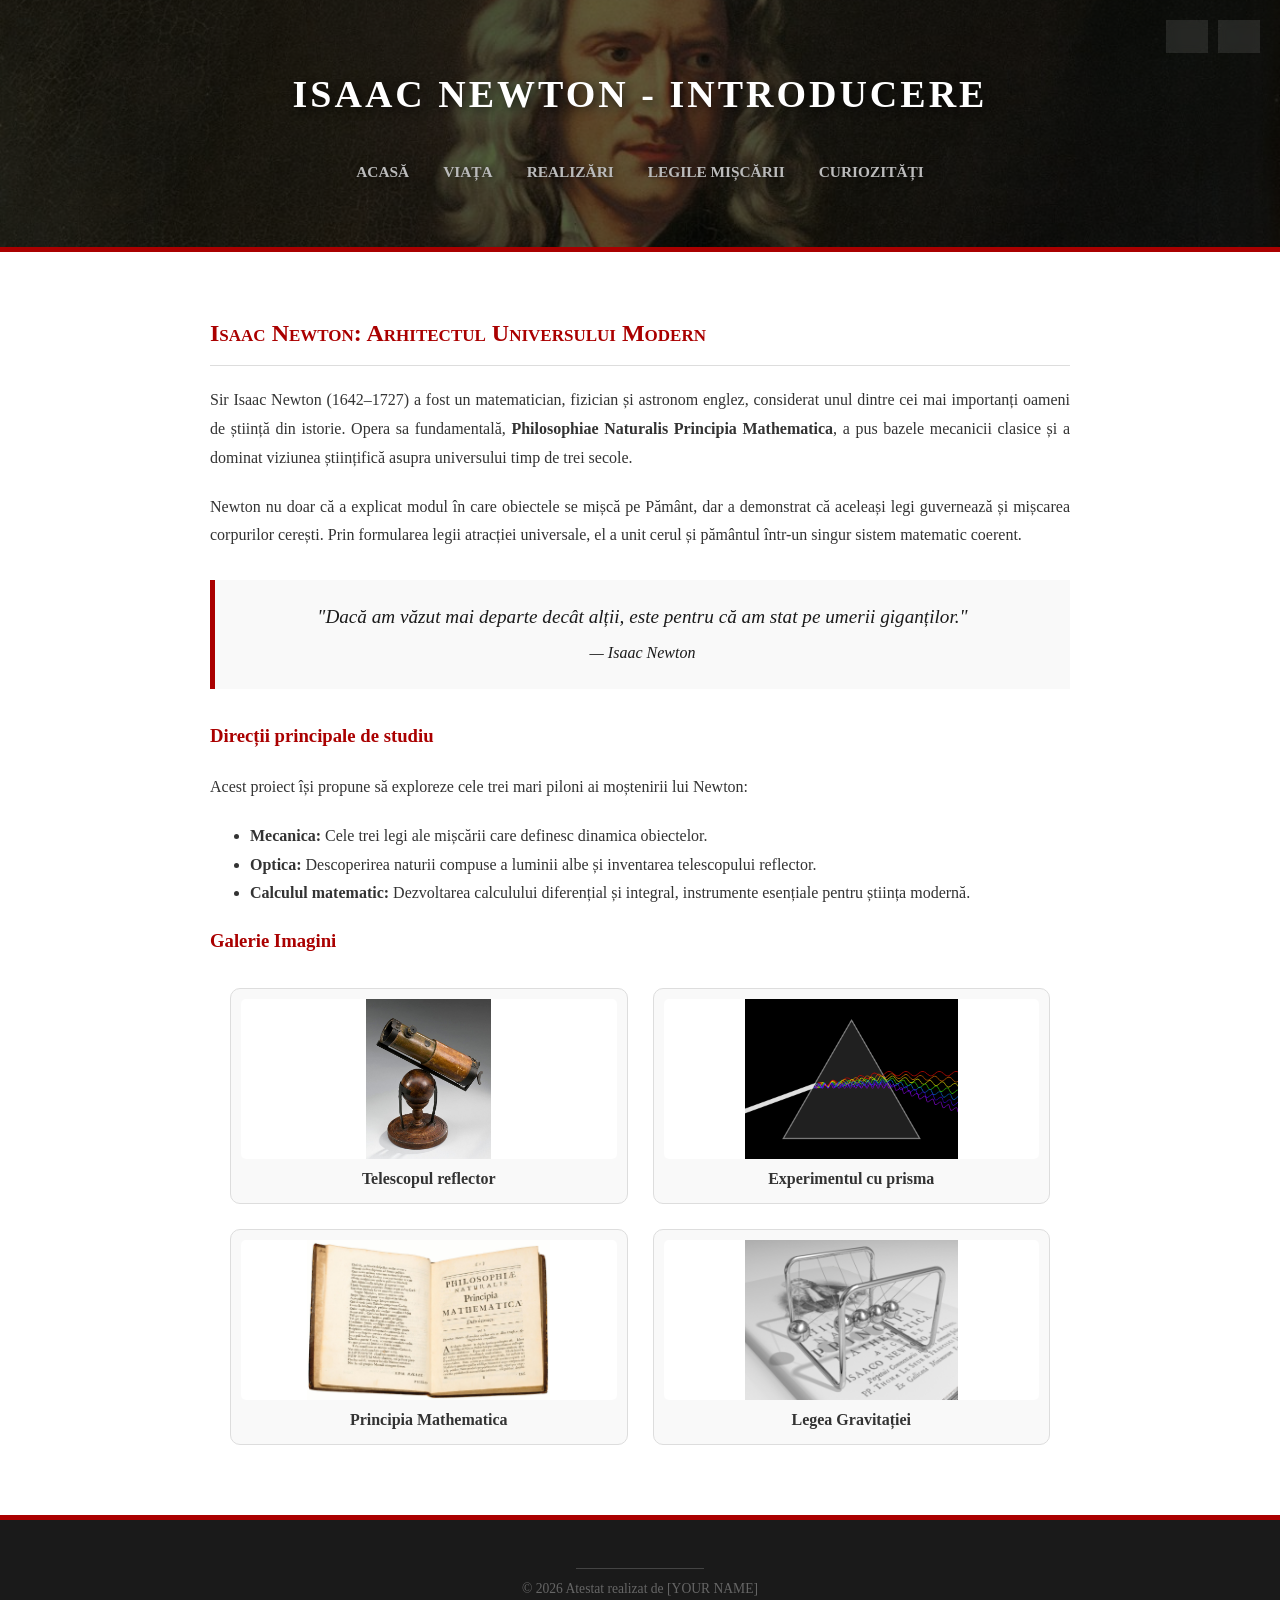
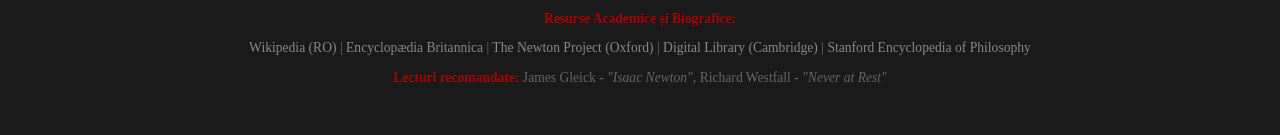
<file: index.html>
<!DOCTYPE html>
<html lang="ro">
    <head>
        <meta charset="UTF-8">
        <meta name="viewport" content="width=device-width, initial-scale=1.0">
        <meta name="description" content="Proiect atestat despre viața și opera lui Isaac Newton - Legile mișcării, Optică și Matematică.">
        <title>Isaac Newton - Introducere</title>
        <link rel="icon" type="image/png" href="imgs/favicon.png">
        <link rel="stylesheet" href="css/style.css">
        <link rel="stylesheet" href="css/style-introducere.css">
    </head>

    <body>
        <header id="main-header"></header>

        <main>
            <h2>Isaac Newton: Arhitectul Universului Modern</h2>
            <p>
                Sir Isaac Newton (1642–1727) a fost un matematician, fizician și astronom englez, considerat unul dintre cei mai importanți oameni de știință din istorie. Opera sa fundamentală, <strong>Philosophiae Naturalis Principia Mathematica</strong>, a pus bazele mecanicii clasice și a dominat viziunea științifică asupra universului timp de trei secole.
            </p>
            <p>
                Newton nu doar că a explicat modul în care obiectele se mișcă pe Pământ, dar a demonstrat că aceleași legi guvernează și mișcarea corpurilor cerești. Prin formularea legii atracției universale, el a unit cerul și pământul într-un singur sistem matematic coerent.
            </p>

            <div class="formula-highlight">
                "Dacă am văzut mai departe decât alții, este pentru că am stat pe umerii giganților." <br>
                <small>— Isaac Newton</small>
            </div>

            <h3>Direcții principale de studiu</h3>
            <p>
                Acest proiect își propune să exploreze cele trei mari piloni ai moștenirii lui Newton:
            </p>
            <ul>
                <li><strong>Mecanica:</strong> Cele trei legi ale mișcării care definesc dinamica obiectelor.</li>
                <li><strong>Optica:</strong> Descoperirea naturii compuse a luminii albe și inventarea telescopului reflector.</li>
                <li><strong>Calculul matematic:</strong> Dezvoltarea calculului diferențial și integral, instrumente esențiale pentru știința modernă.</li>
            </ul>

            <h3 id="galerie">Galerie Imagini</h3>
            <div class="galerie-tabel">
                <a href="realizari.html#telescop" class="galerie-item">
                    <img src="imgs/galerie/telescop.jpg" alt="Telescopul lui Newton">
                    <p>Telescopul reflector</p>
                </a>
                
                <a href="realizari.html#optica" class="galerie-item">
                    <img src="imgs/galerie/prisma.gif" alt="Experimentul cu prisma">
                    <p>Experimentul cu prisma</p>
                </a>
                
                <a href="realizari.html#principia" class="galerie-item">
                    <img src="imgs/galerie/principia.jpg" alt="Principia Mathematica">
                    <p>Principia Mathematica</p>
                </a>
                
                <a href="legi.html#gravitatie" class="galerie-item">
                    <img src="imgs/galerie/legi.gif" alt="Legea Gravitației">
                    <p>Legea Gravitației</p>
                </a>
            </div>
        </main>

        <footer id="main-footer"></footer>

        <button onclick="scrollToTop()" id="btnScrollUp" title="Înapoi sus">
            ↑
        </button>

        <script src="js/componente.js"></script>
        <script>genereazaHeader("Introducere");</script>
        <script src="js/script.js"></script>
    </body>
</html>
</file>
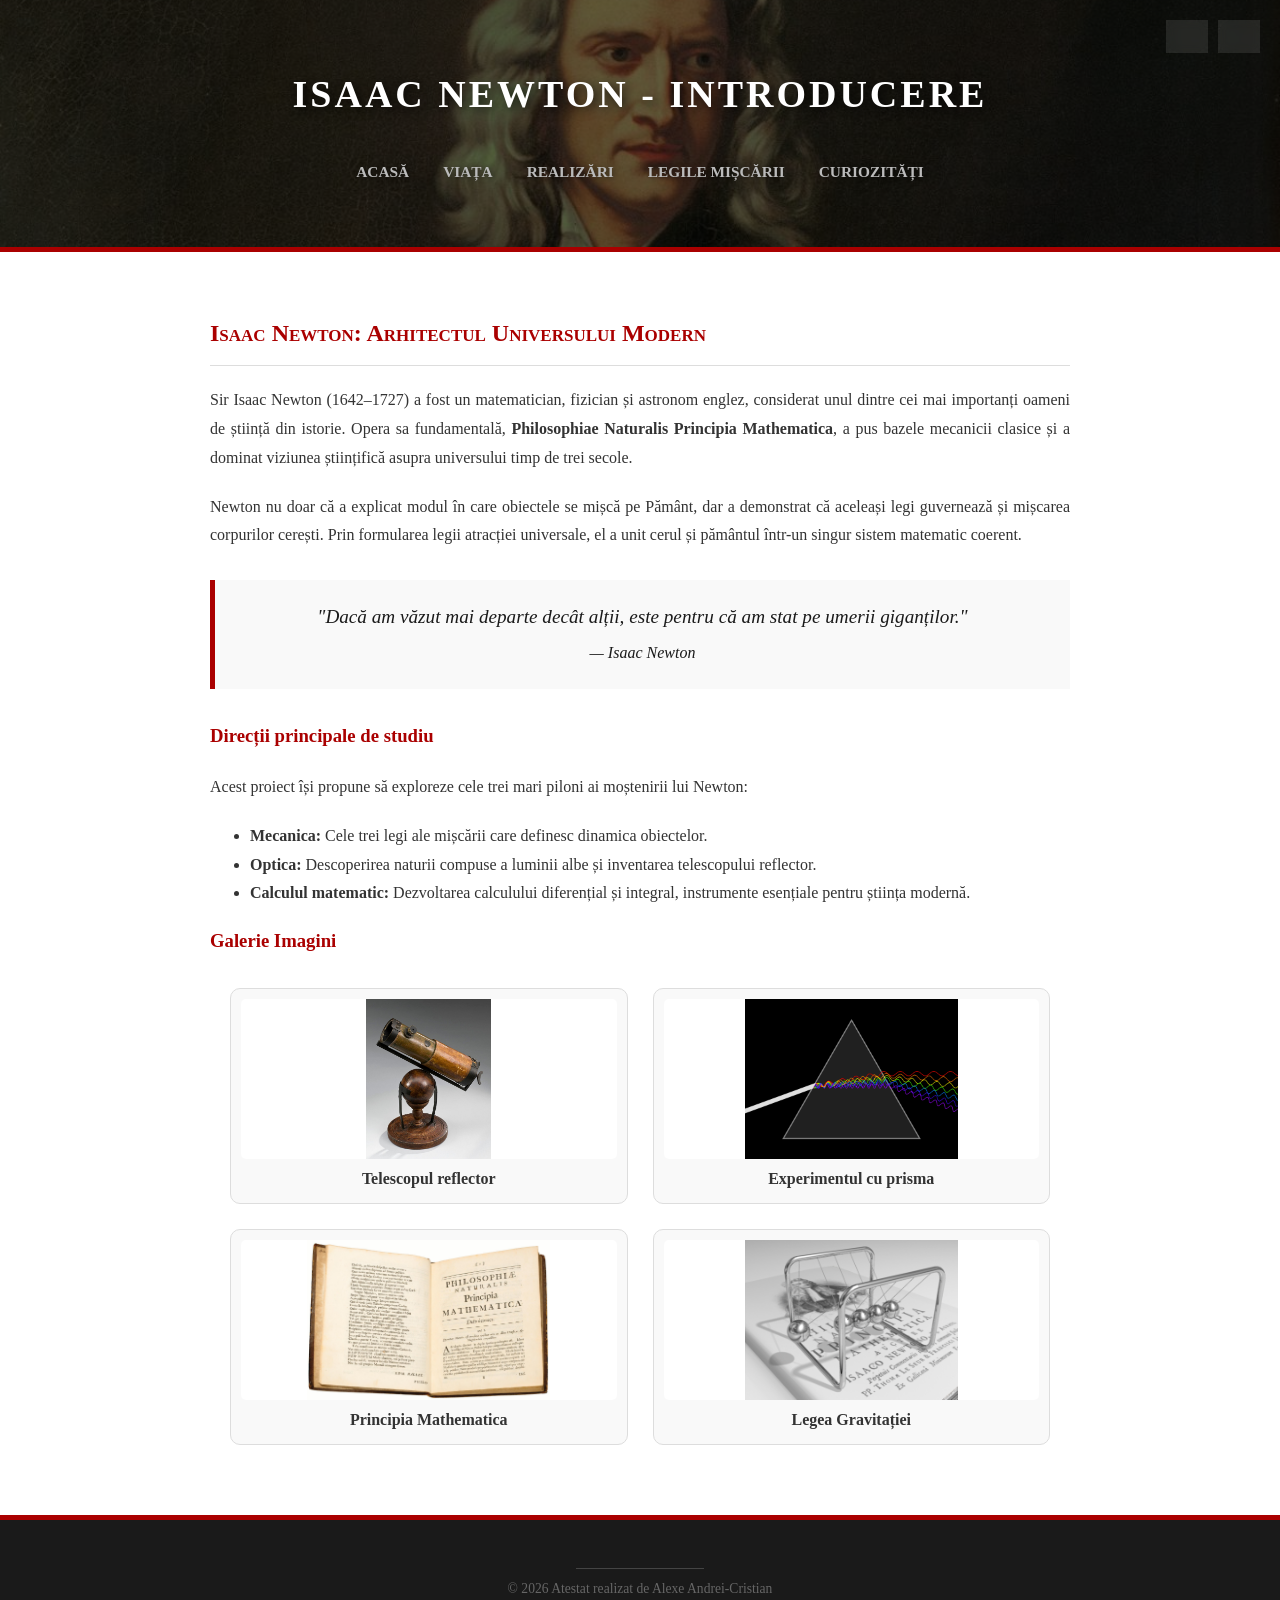
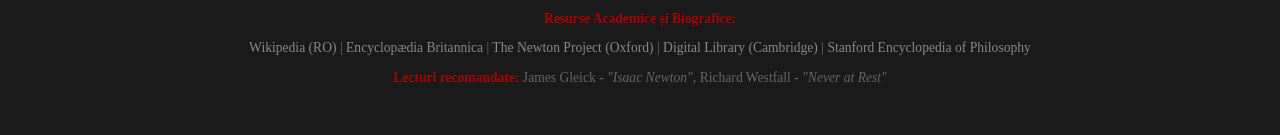
<file: newton-website/index.html>
<!DOCTYPE html>
<html lang="ro">
    <head>
        <meta charset="UTF-8">
        <meta name="viewport" content="width=device-width, initial-scale=1.0">
        <meta name="description" content="Proiect atestat despre viața și opera lui Isaac Newton - Legile mișcării, Optică și Matematică.">
        <title>Isaac Newton - Introducere</title>
        <link rel="icon" type="image/png" href="imgs/favicon.png">
        <link rel="stylesheet" href="css/style.css">
        <link rel="stylesheet" href="css/style-introducere.css">
    </head>

    <body>
        <header id="main-header"></header>

        <main>
            <h2>Isaac Newton: Arhitectul Universului Modern</h2>
            
            <p>
                Sir Isaac Newton (1642–1727) a fost un matematician, fizician și astronom englez, considerat unul dintre cei mai importanți oameni de știință din istorie. Opera sa fundamentală, <strong>Philosophiae Naturalis Principia Mathematica</strong>, a pus bazele mecanicii clasice și a dominat viziunea științifică asupra universului timp de trei secole.
            </p>

            <p>
                Newton nu doar că a explicat modul în care obiectele se mișcă pe Pământ, dar a demonstrat că aceleași legi guvernează și mișcarea corpurilor cerești. Prin formularea legii atracției universale, el a unit cerul și pământul într-un singur sistem matematic coerent.
            </p>

            <div class="formula-highlight">
                "Dacă am văzut mai departe decât alții, este pentru că am stat pe umerii giganților." <br>
                <small>— Isaac Newton</small>
            </div>

            <h3>Direcții principale de studiu</h3>
            <p>
                Acest proiect își propune să exploreze cele trei mari piloni ai moștenirii lui Newton:
            </p>
            <ul>
                <li><strong>Mecanica:</strong> Cele trei legi ale mișcării care definesc dinamica obiectelor.</li>
                <li><strong>Optica:</strong> Descoperirea naturii compuse a luminii albe și inventarea telescopului reflector.</li>
                <li><strong>Calculul matematic:</strong> Dezvoltarea calculului diferențial și integral, instrumente esențiale pentru știința modernă.</li>
            </ul>

            <h3 id="galerie">Galerie Imagini</h3>
            <div class="galerie-tabel">
                <a href="realizari.html#telescop" class="galerie-item">
                    <img src="imgs/galerie/telescop.jpg" alt="Telescopul lui Newton">
                    <p>Telescopul reflector</p>
                </a>
                
                <a href="realizari.html#optica" class="galerie-item">
                    <img src="imgs/galerie/prisma.gif" alt="Experimentul cu prisma">
                    <p>Experimentul cu prisma</p>
                </a>
                
                <a href="realizari.html#principia" class="galerie-item">
                    <img src="imgs/galerie/principia.jpg" alt="Principia Mathematica">
                    <p>Principia Mathematica</p>
                </a>
                
                <a href="legi.html#gravitatie" class="galerie-item">
                    <img src="imgs/galerie/legi.gif" alt="Legea Gravitației">
                    <p>Legea Gravitației</p>
                </a>
            </div>
        </main>

        <footer id="main-footer"></footer>

        <button onclick="scrollToTop()" id="btnScrollUp" title="Înapoi sus">
            ↑
        </button>

        <script src="js/componente.js"></script>
        <script>genereazaHeader("Introducere");</script>
        <script src="js/script.js"></script>
    </body>
</html>
</file>
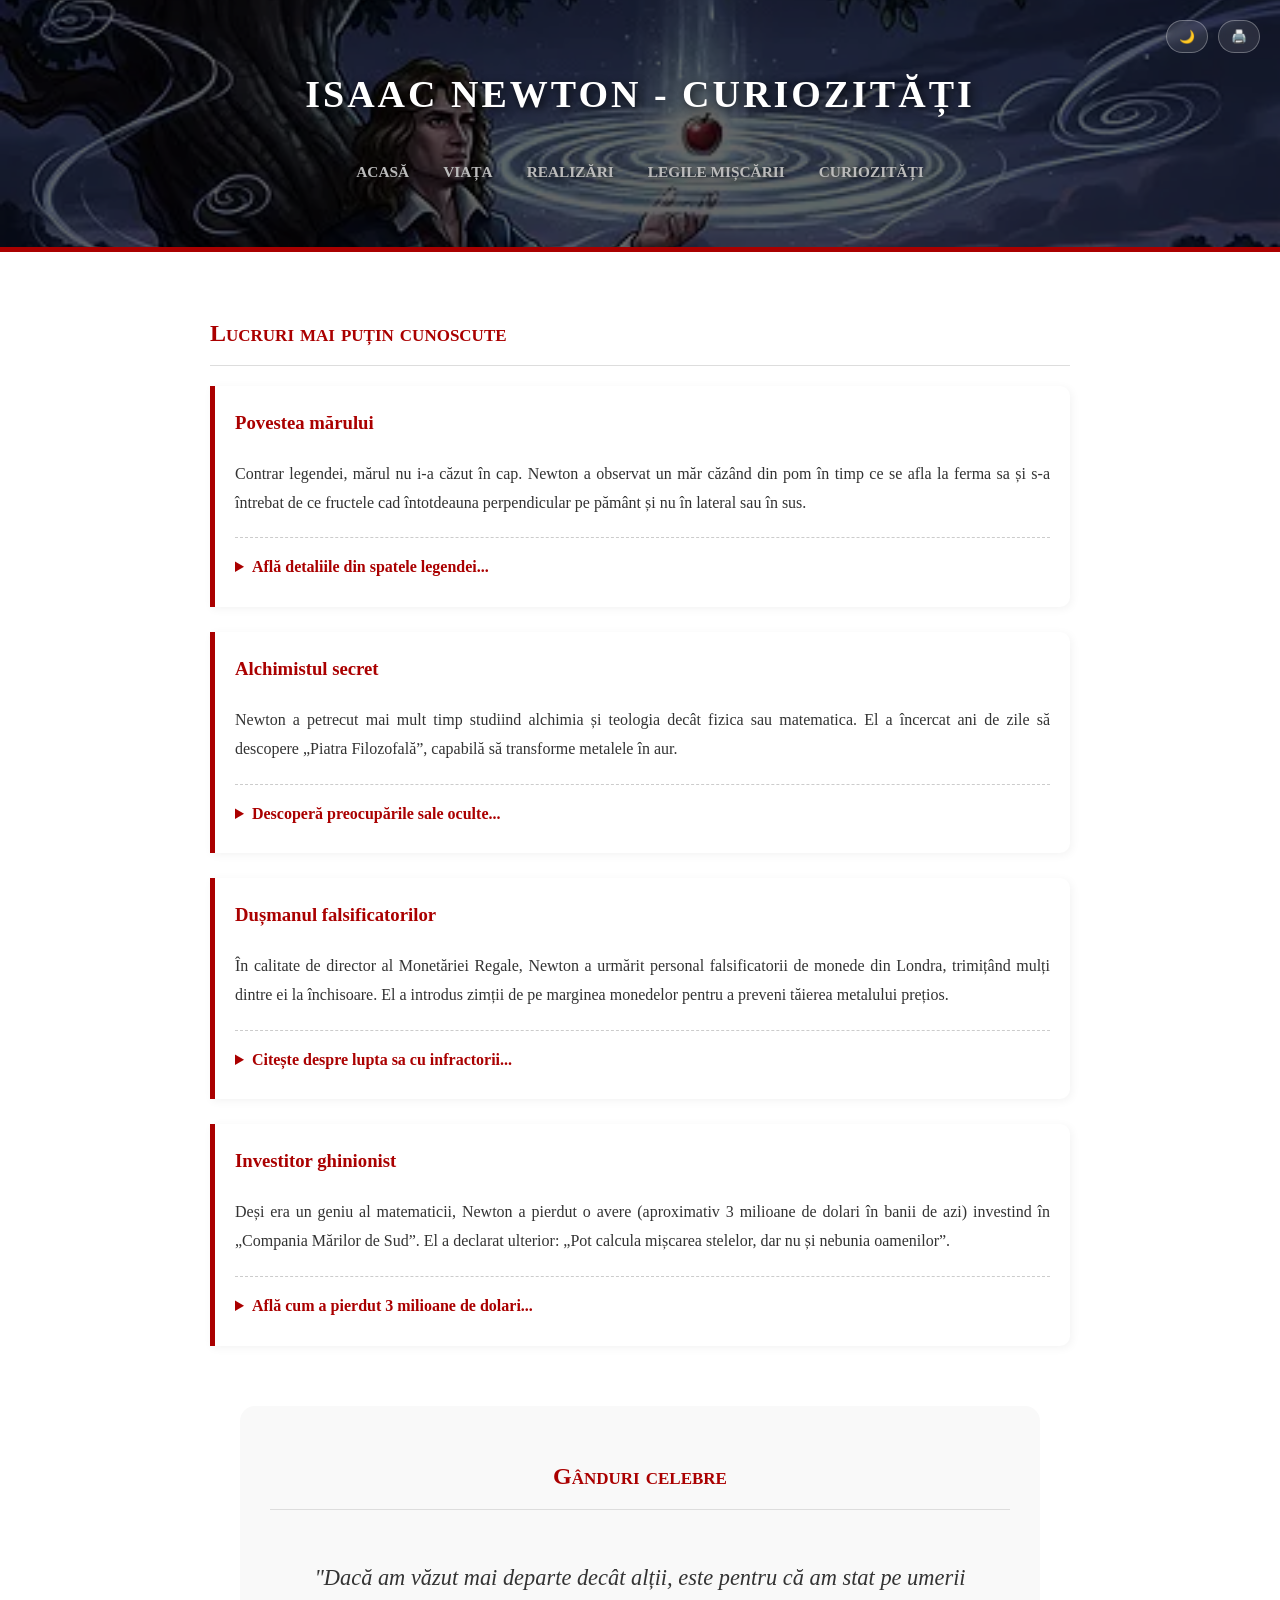
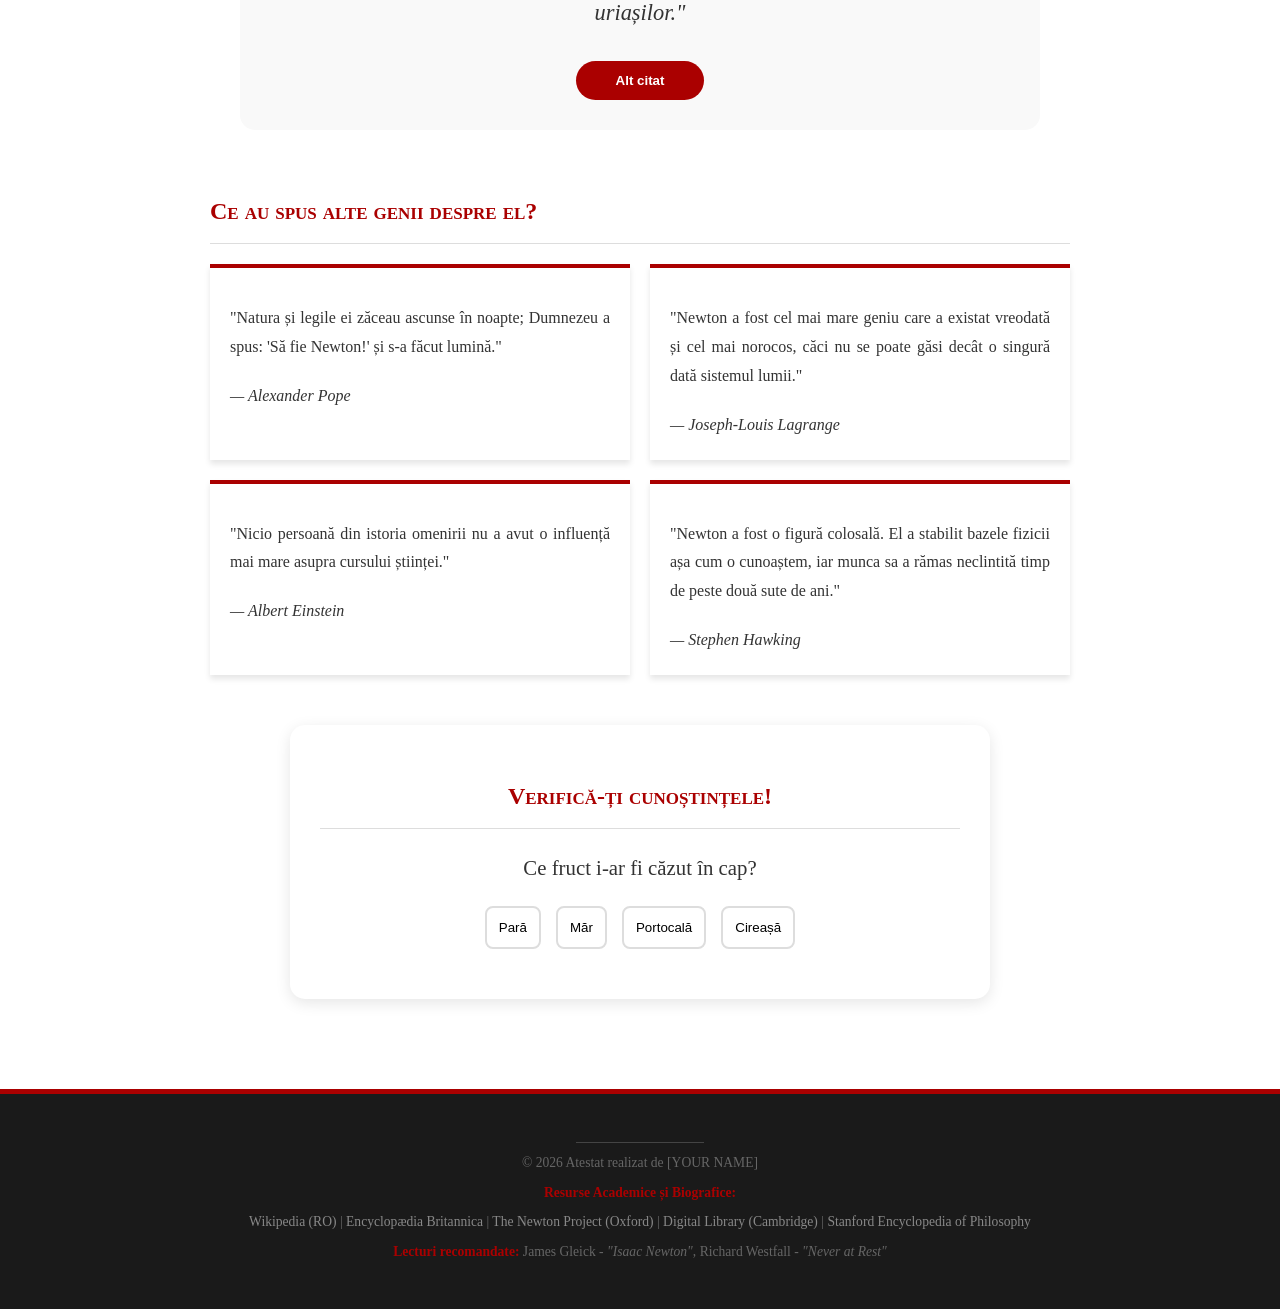
<file: curiozitati.html>
<!DOCTYPE html>
<html lang="ro">
    <head>
        <meta charset="UTF-8">
        <meta name="viewport" content="width=device-width, initial-scale=1.0">
        <title>Isaac Newton - Curiozități</title>
        <link rel="icon" type="image/png" href="imgs/favicon.png">
        <link rel="stylesheet" href="css/style.css">
        <link rel="stylesheet" href="css/style-curiozitati.css">
    </head>

    <body>
        <header id="main-header"></header>

        <main>
            <h2>Lucruri mai puțin cunoscute</h2>
        
            <div class="curiozitate-box">
                <h3>Povestea mărului</h3>
                <p>Contrar legendei, mărul nu i-a căzut în cap. Newton a observat un măr căzând din pom în timp ce se afla la ferma sa și s-a întrebat de ce fructele cad întotdeauna perpendicular pe pământ și nu în lateral sau în sus.</p>
            
                <details class="poveste-extinsa">
                    <summary>Află detaliile din spatele legendei...</summary>
                    <div class="poveste-content">
                        <p>Deși mărul a devenit simbolul suprem al geniului său, savantul nu a fost niciodată lovit de fruct. Povestea a fost „șlefuită” chiar de Newton spre sfârșitul vieții pentru a explica mai ușor conceptul de gravitație. În realitate, în anul 1666, stând pe gânduri în grădina sa de la Woolsthorpe, a văzut un măr căzând perpendicular spre pământ. Întrebarea lui nu a fost despre măr, ci despre legătura acestuia cu universul: <em>„Dacă pământul atrage mărul, oare nu atrage și Luna cu aceeași forță?”</em> Această intuiție a fost scânteia care a unit legile cerului cu cele ale pământului.</p>
                    </div>
                </details>
            </div>

            <div class="curiozitate-box">
                <h3>Alchimistul secret</h3>
                <p>Newton a petrecut mai mult timp studiind alchimia și teologia decât fizica sau matematica. El a încercat ani de zile să descopere „Piatra Filozofală”, capabilă să transforme metalele în aur.</p>
            
                <details class="poveste-extinsa">
                    <summary>Descoperă preocupările sale oculte...</summary>
                    <div class="poveste-content">
                        <p>Newton a lăsat în urmă peste un milion de cuvinte despre alchimie, o activitate strict interzisă de lege în acea epocă. El credea cu tărie în existența „Pietrei Filozofale” și a petrecut nopți întregi în laboratorul său secret încercând să transmute metalele în aur. Această latură mistică nu a fost doar o pierdere de timp; mulți istorici cred că viziunea sa despre forțele invizibile care atrag obiectele (gravitația) a fost influențată direct de studiile sale alchimice despre energiile ascunse ale materiei.</p>
                    </div>
                </details>
            </div>

            <div class="curiozitate-box">
                <h3>Dușmanul falsificatorilor</h3>
                <p>În calitate de director al Monetăriei Regale, Newton a urmărit personal falsificatorii de monede din Londra, trimițând mulți dintre ei la închisoare. El a introdus zimții de pe marginea monedelor pentru a preveni tăierea metalului prețios.</p>
            
                <details class="poveste-extinsa">
                    <summary>Citește despre lupta sa cu infractorii...</summary>
                    <div class="poveste-content">
                        <p>Newton nu a tratat funcția de la Monetărie ca pe un titlu onorific. S-a deghizat deseori și a vizitat tavernele rău famate din Londra pentru a aduna dovezi împotriva falsificatorilor. Cel mai faimos inamic al său a fost William Chaloner, un falsificator genial pe care Newton l-a urmărit cu o rigoare matematică până când l-a trimis la spânzurătoare. Pentru a securiza economia, el a introdus micile zimți de pe marginea monedelor (care există și azi), prevenind astfel practica ilegală de a tăia fâșii fine de aur sau argint de pe marginile acestora.</p>
                    </div>
                </details>
            </div>

            <div class="curiozitate-box">
                <h3>Investitor ghinionist</h3>
                <p>Deși era un geniu al matematicii, Newton a pierdut o avere (aproximativ 3 milioane de dolari în banii de azi) investind în „Compania Mărilor de Sud”. El a declarat ulterior: „Pot calcula mișcarea stelelor, dar nu și nebunia oamenilor”.</p>
            
                <details class="poveste-extinsa">
                    <summary>Află cum a pierdut 3 milioane de dolari...</summary>
                    <div class="poveste-content">
                        <p>În 1720, Newton s-a lăsat prins în „Bula Mărilor de Sud”, una dintre primele mari crize financiare din istorie. Deși inițial a făcut profit, lăcomia și entuziasmul mulțimii l-au făcut să reinvestească totul chiar înainte de prăbușirea bursei. A pierdut aproximativ 20.000 de lire sterline (echivalentul a 3 milioane de dolari azi). Această experiență l-a traumatizat atât de mult încât a interzis oricui să mai rostească numele companiei în prezența sa, lăsând posterității celebrul citat: <em>„Pot calcula mișcarea stelelor, dar nu și nebunia oamenilor”</em>.</p>
                    </div>
                </details>
            </div>

            <section class="citate-sectiune">
                <h2>Gânduri celebre</h2>
                <div class="citata-container">
                    <p id="text-citat">"Dacă am văzut mai departe decât alții, este pentru că am stat pe umerii uriașilor."</p>
                    <button onclick="schimbaCitatul()" id="btn-citat">Alt citat</button>
                </div>
            </section>

            <section class="opinii-sectiune">
                <h2>Ce au spus alte genii despre el?</h2>
                <div class="opinii-grid">
                    <div class="opinie-card">
                        <p>"Natura și legile ei zăceau ascunse în noapte; Dumnezeu a spus: 'Să fie Newton!' și s-a făcut lumină."</p>
                        <cite>— Alexander Pope</cite>
                    </div>
                    <div class="opinie-card">
                        <p>"Newton a fost cel mai mare geniu care a existat vreodată și cel mai norocos, căci nu se poate găsi decât o singură dată sistemul lumii."</p>
                        <cite>— Joseph-Louis Lagrange</cite>
                    </div>
                    <div class="opinie-card">
                        <p>"Nicio persoană din istoria omenirii nu a avut o influență mai mare asupra cursului științei."</p>
                        <cite>— Albert Einstein</cite>
                    </div>
                    <div class="opinie-card">
                        <p>"Newton a fost o figură colosală. El a stabilit bazele fizicii așa cum o cunoaștem, iar munca sa a rămas neclintită timp de peste două sute de ani."</p>
                        <cite>— Stephen Hawking</cite>
                    </div>
                </div>
            </section>

            <section class="quiz-sectiune">
                <div id="quiz-card">
                    <h2>Verifică-ți cunoștințele!</h2>
                    <div id="intrebare-container">
                        <p id="intrebare-text">Încărcare întrebare...</p>
                        <div id="optiuni-container"></div>
                    </div>
                    <button id="btn-quiz" onclick="urmatoareaIntrebare()" style="display:none;">Următoarea</button>
                    <div id="scor-final" style="display:none;"></div>
                </div>
            </section>
        </main>

        <footer id="main-footer"></footer>

        <button onclick="scrollToTop()" id="btnScrollUp" title="Înapoi sus">
            ↑
        </button>

        <script src="js/citate.js"></script>
        <script src="js/quiz.js"></script>
        <script src="js/componente.js"></script>
        <script>genereazaHeader("Curiozități");</script>
        <script src="js/script.js"></script>
    </body>
</html>
</file>
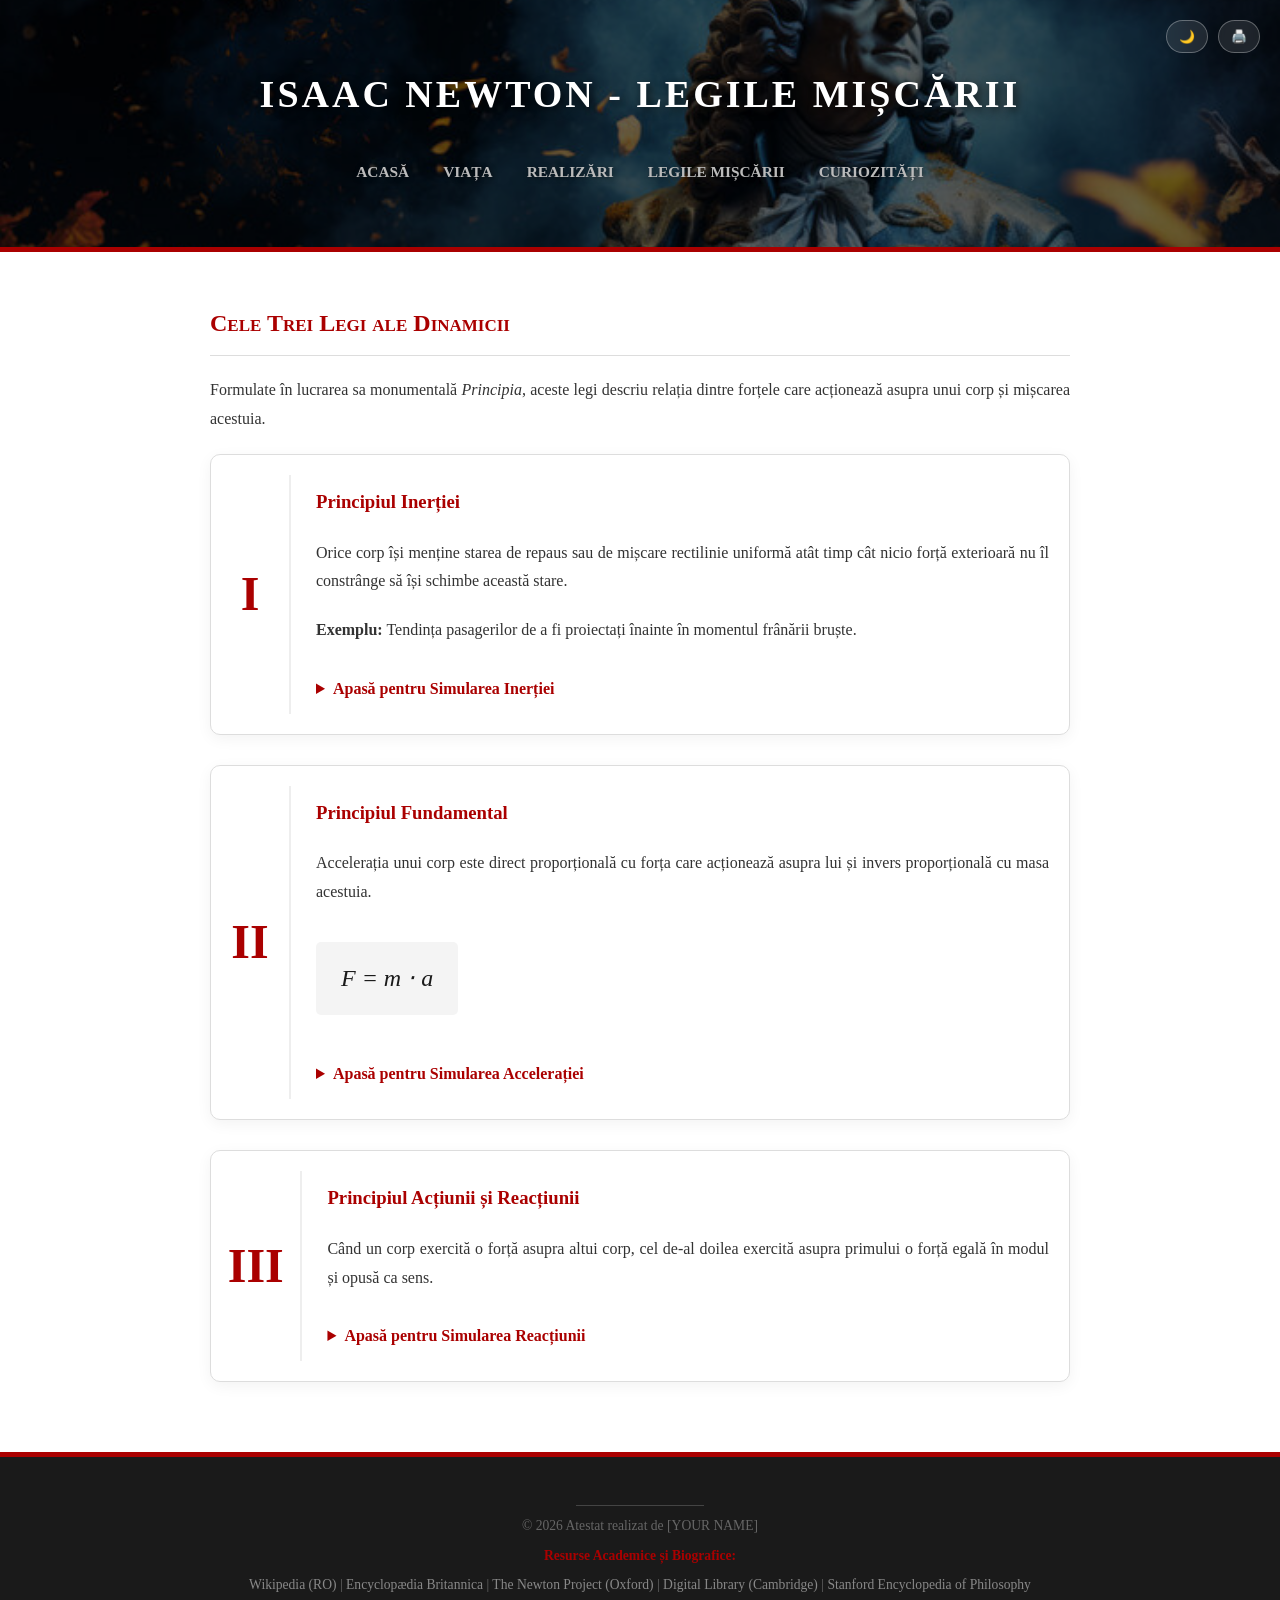
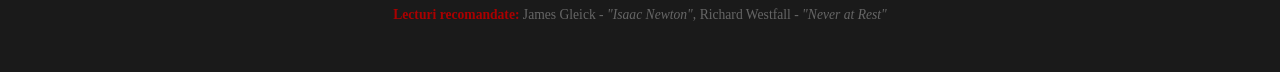
<file: legi.html>
<!DOCTYPE html>
<html lang="ro">
    <head>
        <meta charset="UTF-8">
        <meta name="viewport" content="width=device-width, initial-scale=1.0">
        <title>Isaac Newton - Legile Mișcării</title>
        <link rel="icon" type="image/png" href="imgs/favicon.png">
        <link rel="stylesheet" href="css/style.css">
        <link rel="stylesheet" href="css/style-legi.css">
    </head>

    <body>
        <header id="main-header"></header>

        <main>
            <h2>Cele Trei Legi ale Dinamicii</h2>
            <p>Formulate în lucrarea sa monumentală <em>Principia</em>, aceste legi descriu relația dintre forțele care acționează asupra unui corp și mișcarea acestuia.</p>

            <div class="lege-card">
                <div class="lege-numar">I</div>
                <div class="lege-continut">
                    <h3>Principiul Inerției</h3>
                    <p>Orice corp își menține starea de repaus sau de mișcare rectilinie uniformă atât timp cât nicio forță exterioară nu îl constrânge să își schimbe această stare.</p>
                    <span class="lege-exemplu"><strong>Exemplu:</strong> Tendința pasagerilor de a fi proiectați înainte în momentul frânării bruște.</span>
                    
                    <details class="simulare-container">
                        <summary>Apasă pentru Simularea Inerției</summary>
                        <div class="simulare-box s1">
                            <div class="date-live">v = 20 m/s (ct.) | ΣF = 0</div>
                            <div class="obiect bila-inerție"></div>
                            <p class="sim-hint">Fără frecare, viteza rămâne constantă la infinit.</p>
                        </div>
                    </details>
                </div>
            </div>

            <div class="lege-card">
                <div class="lege-numar">II</div>
                <div class="lege-continut">
                    <h3>Principiul Fundamental</h3>
                    <p>Accelerația unui corp este direct proporțională cu forța care acționează asupra lui și invers proporțională cu masa acestuia.</p>
                    <div class="formula-matematica">F = m &sdot; a</div>
                    
                    <details class="simulare-container">
                        <summary>Apasă pentru Simularea Accelerației</summary>
                        <div class="simulare-box s2">
                            <div class="date-live">
                                a = 5 m/s² | v = <span class="v-dinamic">0</span> m/s
                            </div>
                            <div class="obiect bila-accelerata"></div>
                            <div class="forta-sageata">FORȚĂ (F) →</div>
                            <p class="sim-hint">Forța constantă produce o creștere continuă a vitezei.</p>
                        </div>
                    </details>
                </div>
            </div>

            <div class="lege-card">
                <div class="lege-numar">III</div>
                <div class="lege-continut">
                    <h3>Principiul Acțiunii și Reacțiunii</h3>
                    <p>Când un corp exercită o forță asupra altui corp, cel de-al doilea exercită asupra primului o forță egală în modul și opusă ca sens.</p>
                    
                    <details class="simulare-container">
                        <summary>Apasă pentru Simularea Reacțiunii</summary>
                        <div class="simulare-box s3">
                            <div class="date-live">F<sub>AB</sub> = -F<sub>BA</sub> (10 N)</div>
                            <div class="obiect bila-A">A</div>
                            <div class="obiect bila-B">B</div>
                            <p class="sim-hint">Impactul generează două forțe egale și opuse.</p>
                        </div>
                    </details>
                </div>
            </div>
        </main>

        <footer id="main-footer"></footer>

        <button onclick="scrollToTop()" id="btnScrollUp" title="Înapoi sus">
            ↑
        </button>

        <script src="js/componente.js"></script>
        <script>
            genereazaHeader("Legile Mișcării");
        </script>
        <script src="js/script.js"></script>
    </body>
</html>
</file>
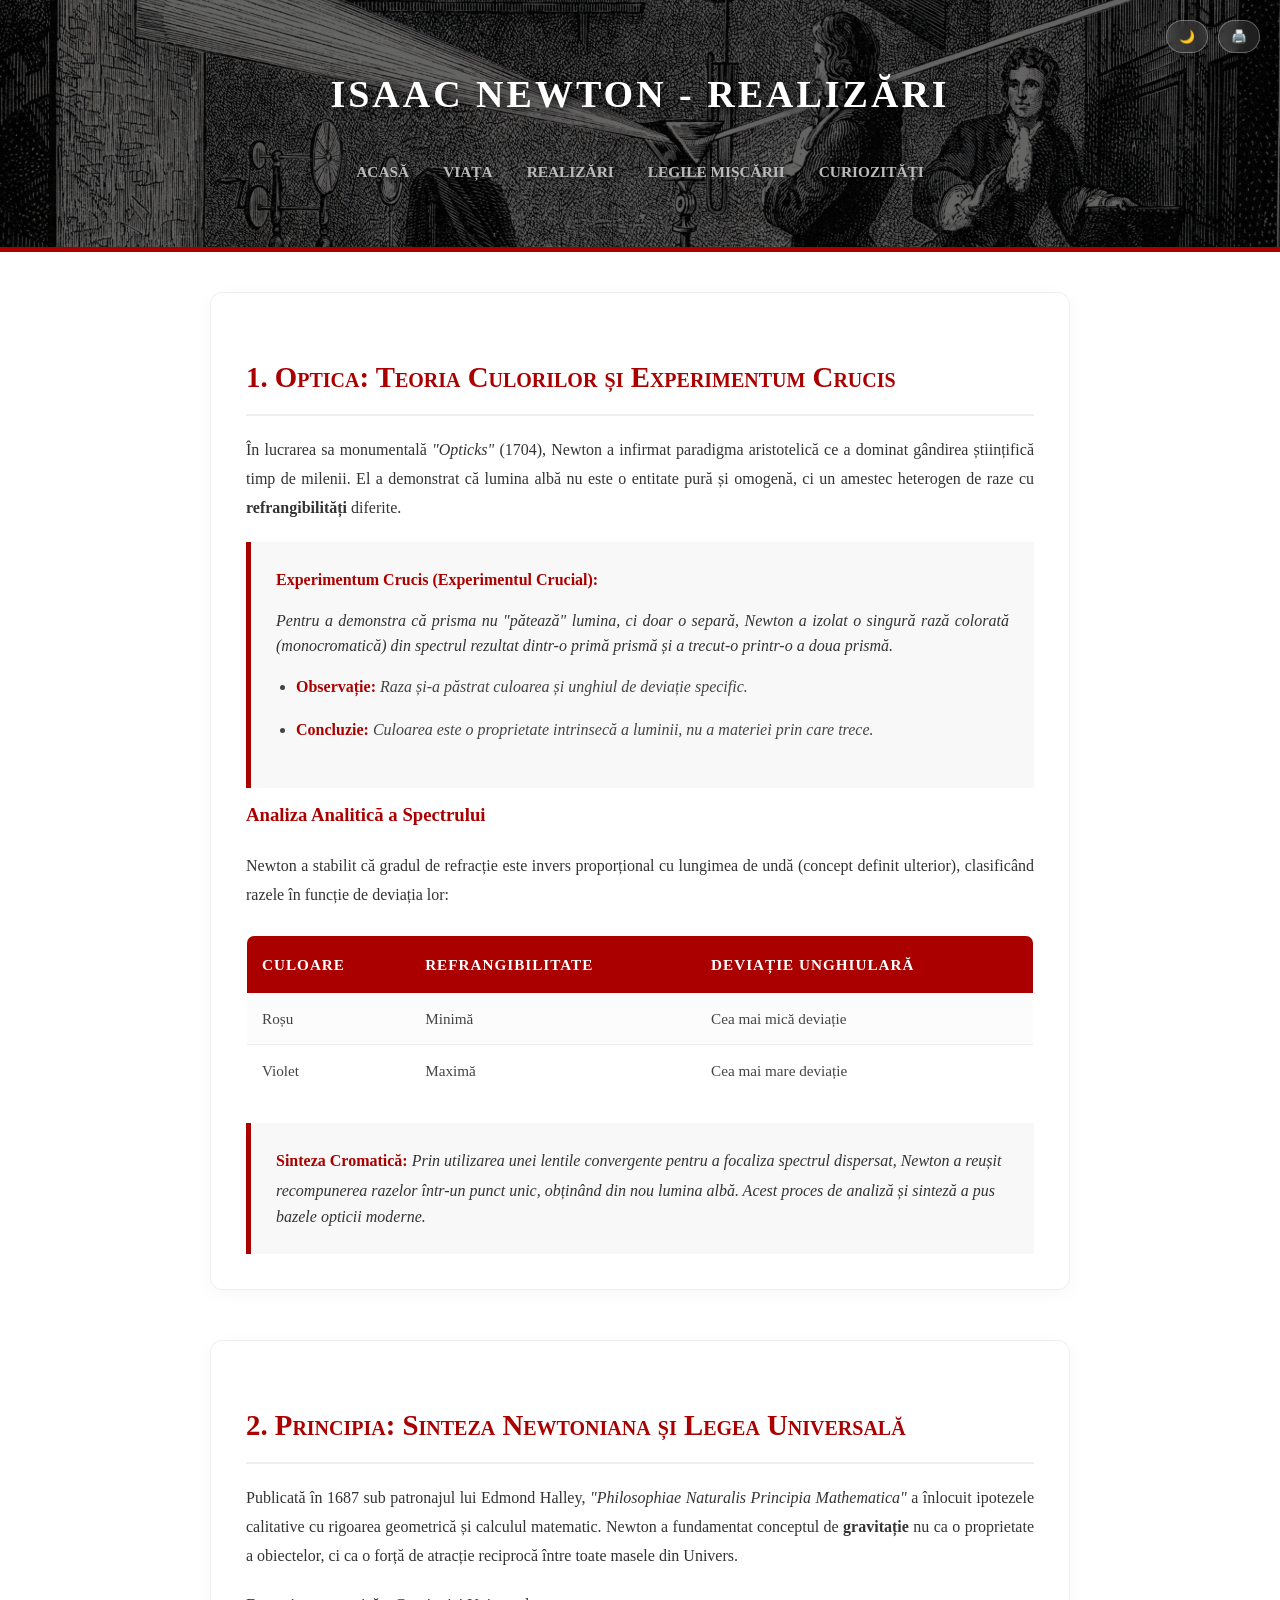
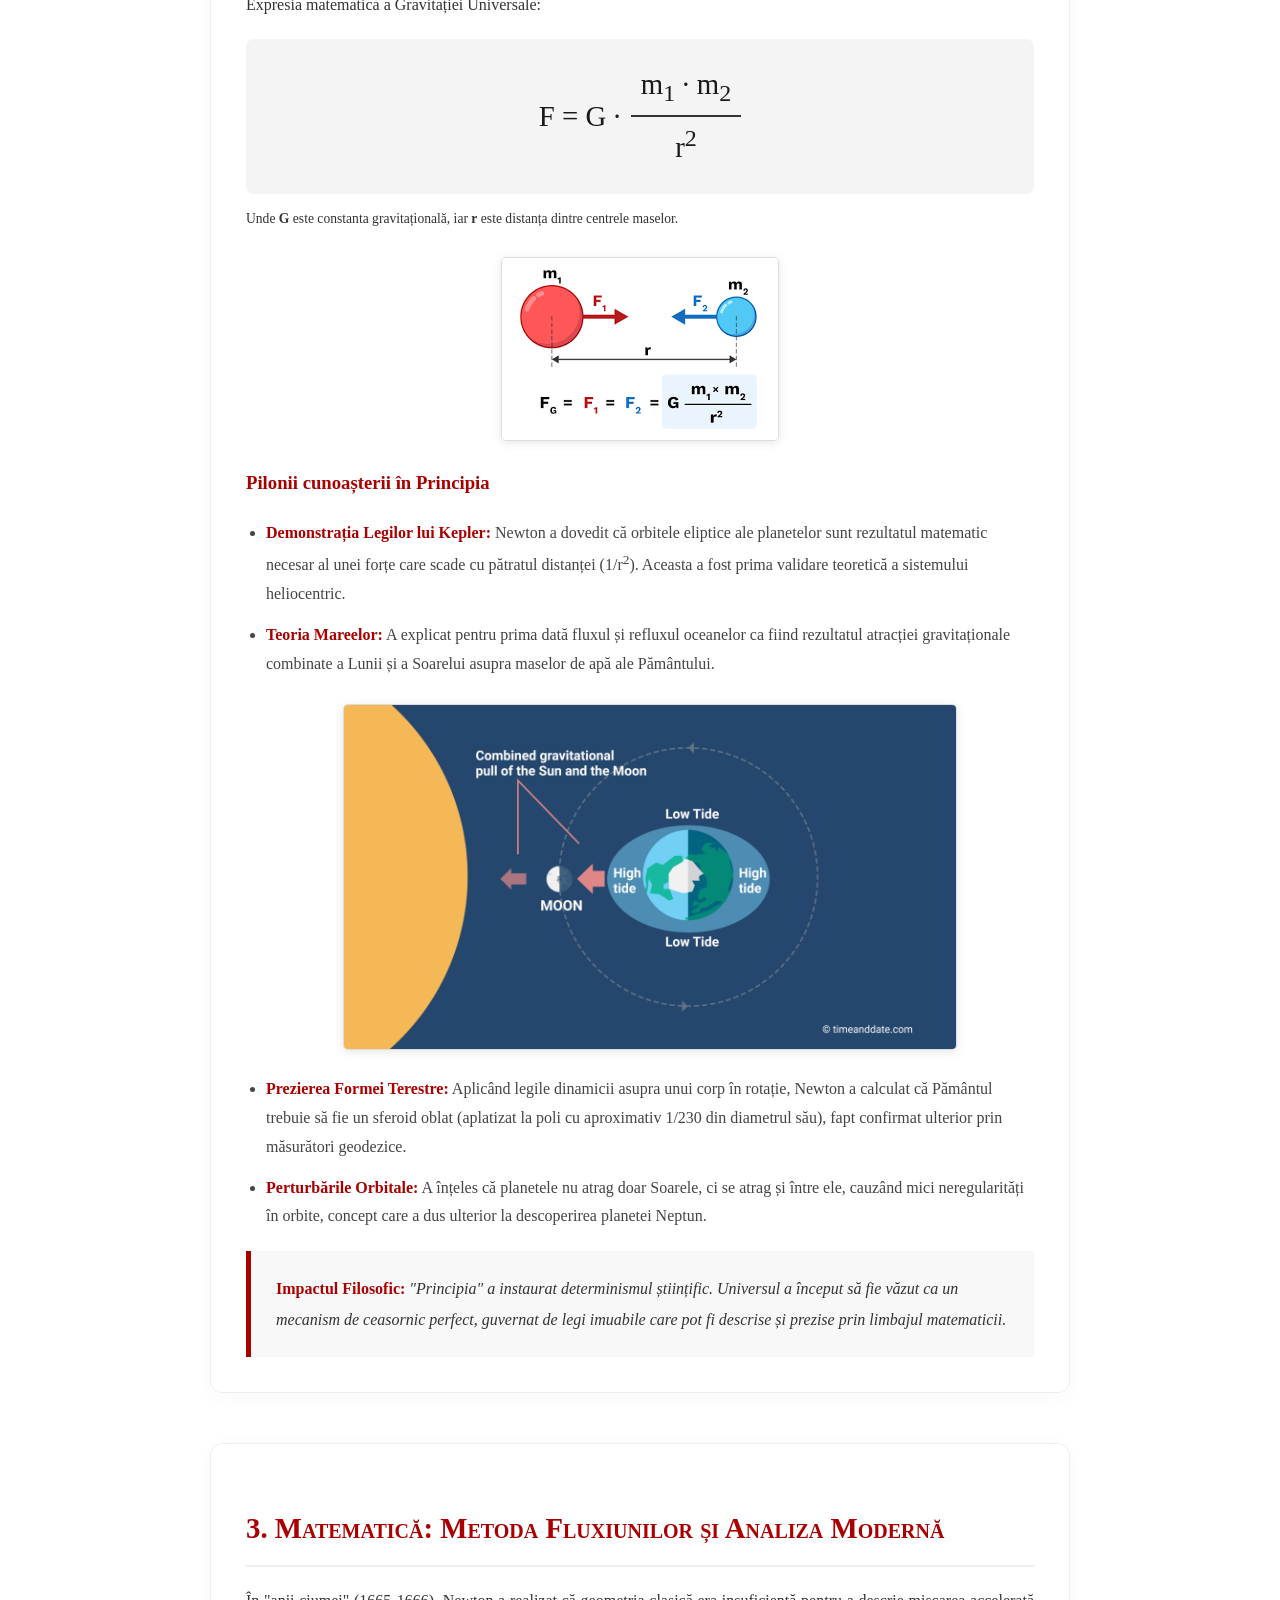
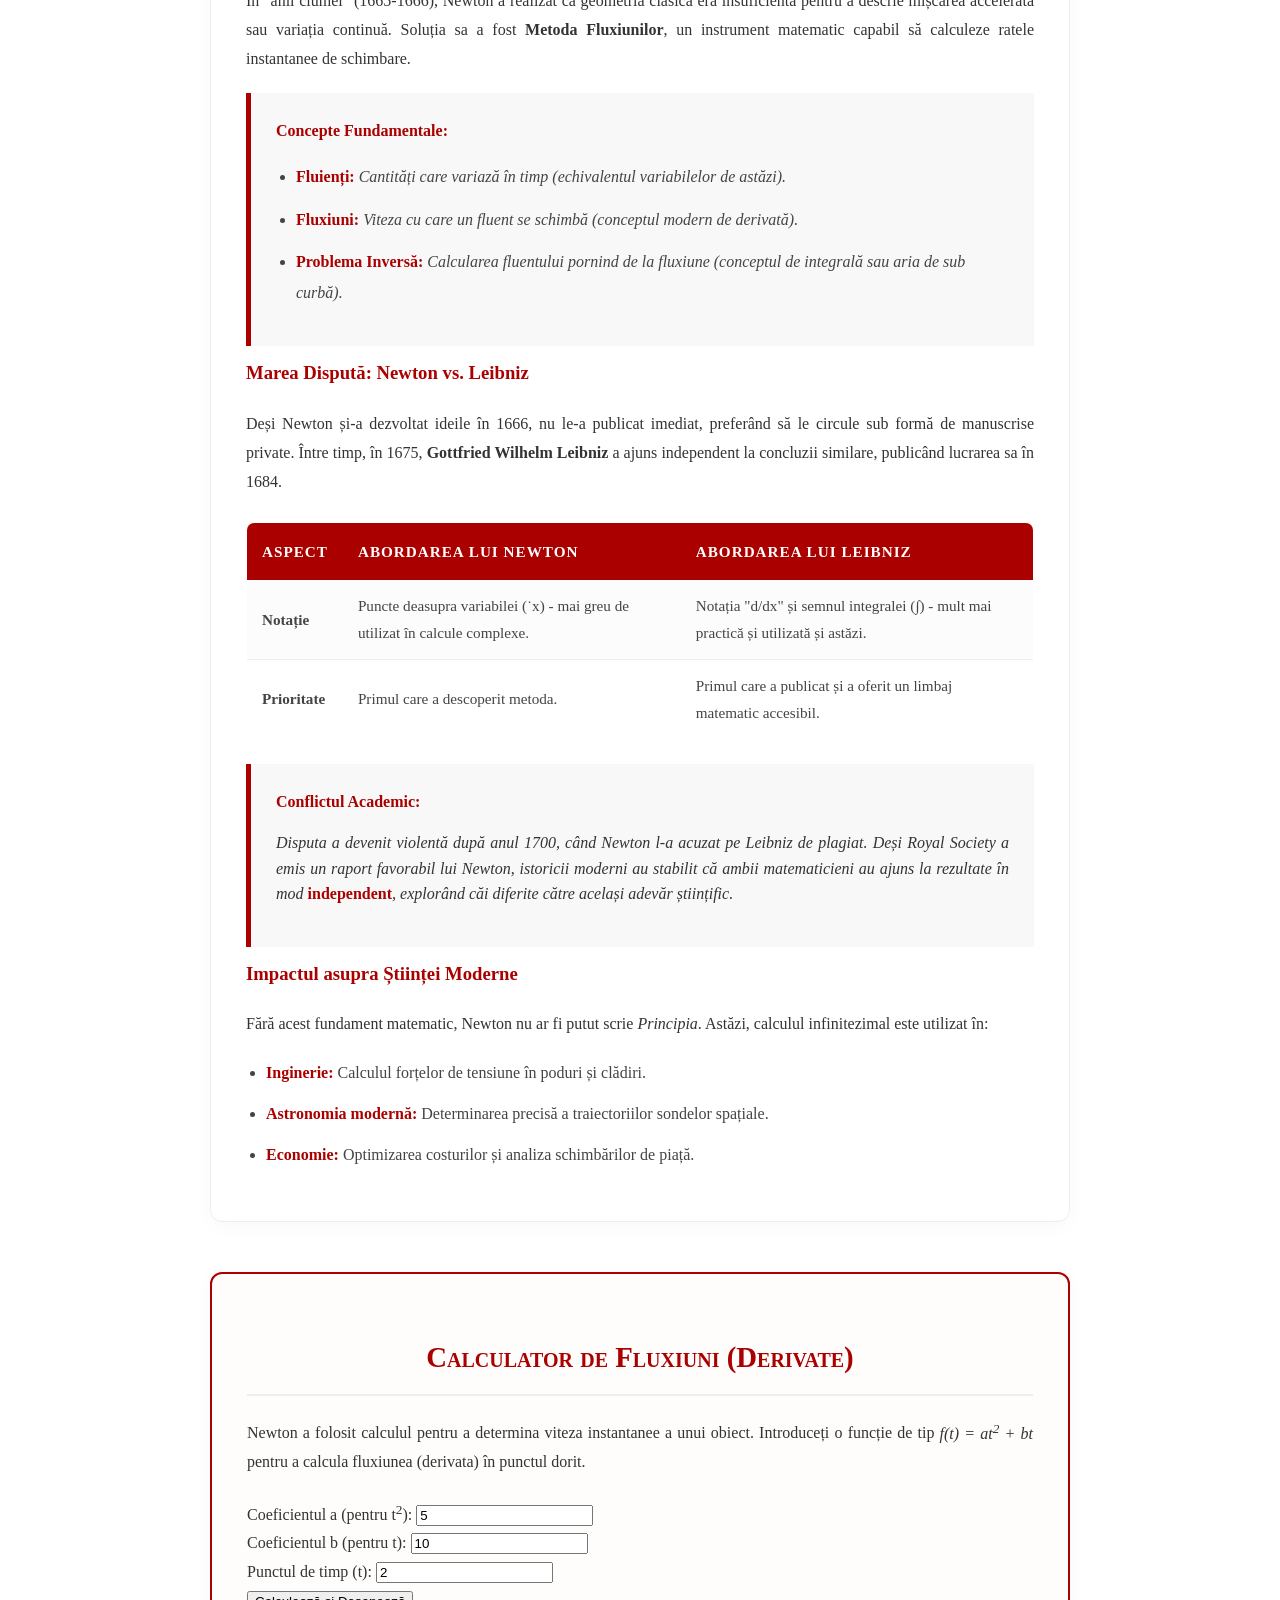
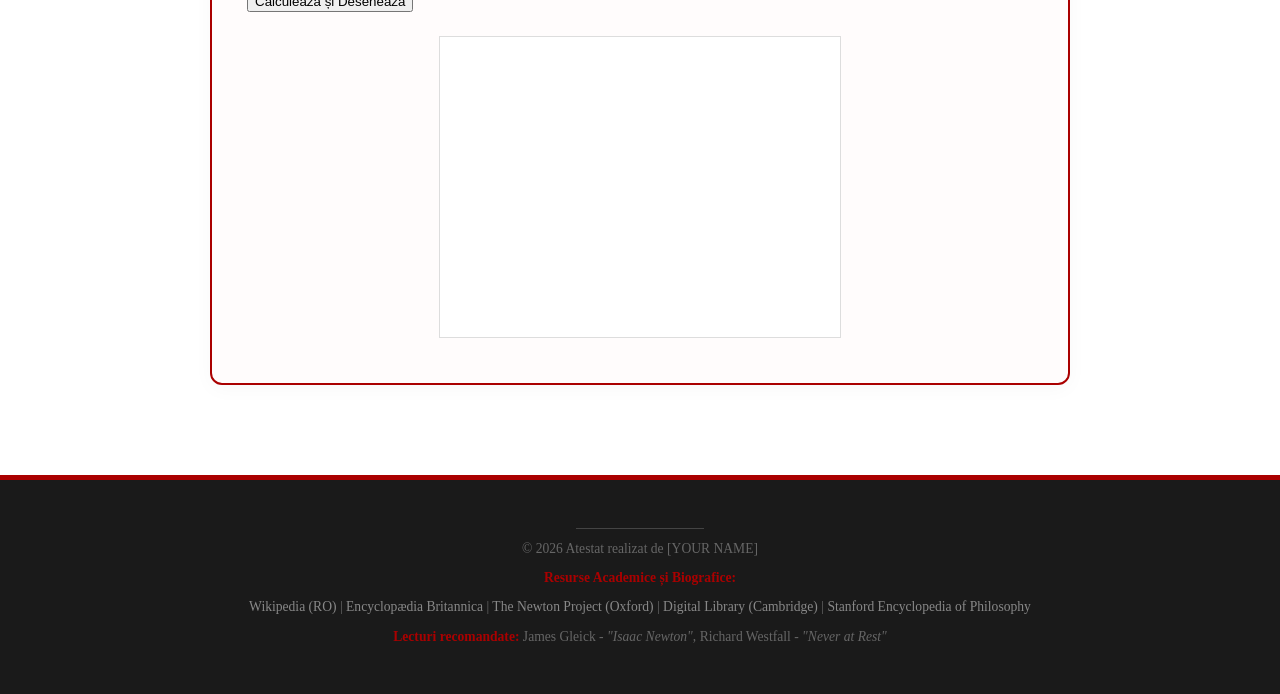
<file: realizari.html>
<!DOCTYPE html>
<html lang="ro">
    <head>
        <meta charset="UTF-8">
        <meta name="viewport" content="width=device-width, initial-scale=1.0">
        <title>Isaac Newton - Realizări</title>
        <link rel="icon" type="image/png" href="imgs/favicon.png">
        <link rel="stylesheet" href="css/style.css">
        <link rel="stylesheet" href="css/style-realizari.css">
    </head>

    <body>
        <header id="main-header"></header>

        <main>
            <section id="optica" class="realizare-sectiune">
                <h2>1. Optica: Teoria Culorilor și Experimentum Crucis</h2>
                
                <p>
                    În lucrarea sa monumentală <em>"Opticks"</em> (1704), Newton a infirmat paradigma aristotelică ce a dominat gândirea științifică timp de milenii. El a demonstrat că lumina albă nu este o entitate pură și omogenă, ci un amestec heterogen de raze cu <strong>refrangibilități</strong> diferite.
                </p>

                <div class="info-box">
                    <strong>Experimentum Crucis (Experimentul Crucial):</strong>
                    <p>
                        Pentru a demonstra că prisma nu "pătează" lumina, ci doar o separă, Newton a izolat o singură rază colorată (monocromatică) din spectrul rezultat dintr-o primă prismă și a trecut-o printr-o a doua prismă. 
                    </p>
                    <ul>
                        <li><strong>Observație:</strong> Raza și-a păstrat culoarea și unghiul de deviație specific.</li>
                        <li><strong>Concluzie:</strong> Culoarea este o proprietate intrinsecă a luminii, nu a materiei prin care trece.</li>
                    </ul>
                </div>

                <h3>Analiza Analitică a Spectrului</h3>
                <p>
                    Newton a stabilit că gradul de refracție este invers proporțional cu lungimea de undă (concept definit ulterior), clasificând razele în funcție de deviația lor:
                </p>
                
                <table class="tabel-tehnic">
                    <tr>
                        <th>Culoare</th>
                        <th>Refrangibilitate</th>
                        <th>Deviație unghiulară</th>
                    </tr>
                    <tr>
                        <td>Roșu</td>
                        <td>Minimă</td>
                        <td>Cea mai mică deviație</td>
                    </tr>
                    <tr>
                        <td>Violet</td>
                        <td>Maximă</td>
                        <td>Cea mai mare deviație</td>
                    </tr>
                </table>

                <div class="info-box">
                    <strong>Sinteza Cromatică:</strong> 
                    Prin utilizarea unei lentile convergente pentru a focaliza spectrul dispersat, Newton a reușit recompunerea razelor într-un punct unic, obținând din nou lumina albă. Acest proces de analiză și sinteză a pus bazele opticii moderne.
                </div>
            </section>

            <section id="principia" class="realizare-sectiune">
                <h2>2. Principia: Sinteza Newtoniana și Legea Universală</h2>
                <p>
                    Publicată în 1687 sub patronajul lui Edmond Halley, <em>"Philosophiae Naturalis Principia Mathematica"</em> a înlocuit ipotezele calitative cu rigoarea geometrică și calculul matematic. Newton a fundamentat conceptul de <strong>gravitație</strong> nu ca o proprietate a obiectelor, ci ca o forță de atracție reciprocă între toate masele din Univers.
                </p>
                
                <div class="formula-container">
                    <p>Expresia matematică a Gravitației Universale:</p>
                    <div class="formula-matematica">
                        F = G &middot; 
                        <span class="fractie">
                            <span class="numarator">m<sub>1</sub> &middot; m<sub>2</sub></span>
                            <span class="numitor">r<sup>2</sup></span>
                        </span>
                    </div>
                    <p class="sim-hint" style="position: static; font-size: 0.85rem;">
                        Unde <strong>G</strong> este constanta gravitațională, iar <strong>r</strong> este distanța dintre centrele maselor.
                    </p>
                </div>

                <img src="imgs/galerie/realizari/lege.png" alt="Diagrama Forței Gravitaționale" class="img-tehnica">

                <h3>Pilonii cunoașterii în Principia</h3>
                <ul>
                    <li>
                        <strong>Demonstrația Legilor lui Kepler:</strong> Newton a dovedit că orbitele eliptice ale planetelor sunt rezultatul matematic necesar al unei forțe care scade cu pătratul distanței (1/r<sup>2</sup>). Aceasta a fost prima validare teoretică a sistemului heliocentric.
                    </li>
                    <li>
                        <strong>Teoria Mareelor:</strong> A explicat pentru prima dată fluxul și refluxul oceanelor ca fiind rezultatul atracției gravitaționale combinate a Lunii și a Soarelui asupra maselor de apă ale Pământului.
                    </li>

                    <img src="imgs/galerie/realizari/tides.png" alt="Schema fluxului si refluxilui" class="img-tehnica">

                    <li>
                        <strong>Prezierea Formei Terestre:</strong> Aplicând legile dinamicii asupra unui corp în rotație, Newton a calculat că Pământul trebuie să fie un sferoid oblat (aplatizat la poli cu aproximativ 1/230 din diametrul său), fapt confirmat ulterior prin măsurători geodezice.
                    </li>
                    <li>
                        <strong>Perturbările Orbitale:</strong> A înțeles că planetele nu atrag doar Soarele, ci se atrag și între ele, cauzând mici neregularități în orbite, concept care a dus ulterior la descoperirea planetei Neptun.
                    </li>
                </ul>

                <div class="info-box">
                    <strong>Impactul Filosofic:</strong> "Principia" a instaurat determinismul științific. Universul a început să fie văzut ca un mecanism de ceasornic perfect, guvernat de legi imuabile care pot fi descrise și prezise prin limbajul matematicii.
                </div>
            </section>

            <section id="calcul" class="realizare-sectiune">
                <h2>3. Matematică: Metoda Fluxiunilor și Analiza Modernă</h2>
                
                <p>
                    În "anii ciumei" (1665-1666), Newton a realizat că geometria clasică era insuficientă pentru a descrie mișcarea accelerată sau variația continuă. Soluția sa a fost <strong>Metoda Fluxiunilor</strong>, un instrument matematic capabil să calculeze ratele instantanee de schimbare.
                </p>

                <div class="info-box">
                    <strong>Concepte Fundamentale:</strong>
                    <ul>
                        <li><strong>Fluienți:</strong> Cantități care variază în timp (echivalentul variabilelor de astăzi).</li>
                        <li><strong>Fluxiuni:</strong> Viteza cu care un fluent se schimbă (conceptul modern de derivată).</li>
                        <li><strong>Problema Inversă:</strong> Calcularea fluentului pornind de la fluxiune (conceptul de integrală sau aria de sub curbă).</li>
                    </ul>
                </div>

                <h3>Marea Dispută: Newton vs. Leibniz</h3>
                <p>
                    Deși Newton și-a dezvoltat ideile în 1666, nu le-a publicat imediat, preferând să le circule sub formă de manuscrise private. Între timp, în 1675, <strong>Gottfried Wilhelm Leibniz</strong> a ajuns independent la concluzii similare, publicând lucrarea sa în 1684.
                </p>

                <table class="tabel-tehnic">
                    <tr>
                        <th>Aspect</th>
                        <th>Abordarea lui Newton</th>
                        <th>Abordarea lui Leibniz</th>
                    </tr>
                    <tr>
                        <td><strong>Notație</strong></td>
                        <td>Puncte deasupra variabilei (&dot;x) - mai greu de utilizat în calcule complexe.</td>
                        <td>Notația "d/dx" și semnul integralei (&int;) - mult mai practică și utilizată și astăzi.</td>
                    </tr>
                    <tr>
                        <td><strong>Prioritate</strong></td>
                        <td>Primul care a descoperit metoda.</td>
                        <td>Primul care a publicat și a oferit un limbaj matematic accesibil.</td>
                    </tr>
                </table>

                <div class="info-box">
                    <strong>Conflictul Academic:</strong>
                    <p>
                        Disputa a devenit violentă după anul 1700, când Newton l-a acuzat pe Leibniz de plagiat. Deși Royal Society a emis un raport favorabil lui Newton, istoricii moderni au stabilit că ambii matematicieni au ajuns la rezultate în mod <strong>independent</strong>, explorând căi diferite către același adevăr științific.
                    </p>
                </div>

                <h3>Impactul asupra Științei Moderne</h3>
                <p>
                    Fără acest fundament matematic, Newton nu ar fi putut scrie <em>Principia</em>. Astăzi, calculul infinitezimal este utilizat în:
                </p>
                <ul>
                    <li><strong>Inginerie:</strong> Calculul forțelor de tensiune în poduri și clădiri.</li>
                    <li><strong>Astronomia modernă:</strong> Determinarea precisă a traiectoriilor sondelor spațiale.</li>
                    <li><strong>Economie:</strong> Optimizarea costurilor și analiza schimbărilor de piață.</li>
                </ul>
            </section>

            <section class="realizare-sectiune calculator-sectiune">
                <h2>Calculator de Fluxiuni (Derivate)</h2>
                <p>
                    Newton a folosit calculul pentru a determina viteza instantanee a unui obiect. 
                    Introduceți o funcție de tip <em>f(t) = at<sup>2</sup> + bt</em> pentru a calcula fluxiunea (derivata) în punctul dorit.
                </p>
                
                <div class="calculator-container">
                    <div class="input-group">
                        <label>Coeficientul a (pentru t<sup>2</sup>):</label>
                        <input type="number" id="coefA" value="5">
                    </div>

                    <div class="input-group">
                        <label>Coeficientul b (pentru t):</label>
                        <input type="number" id="coefB" value="10">
                    </div>

                    <div class="input-group">
                        <label>Punctul de timp (t):</label>
                        <input type="number" id="punctT" value="2">
                    </div>

                    <button onclick="calculeazaFluxiunea()" class="btn-calcul">Calculează și Desenează</button>

                    <div class="grafic-wrapper" style="margin-top: 20px; text-align: center;">
                        <canvas id="graficMate" width="400" height="300" style="border:1px solid #ddd; background:#fff;"></canvas>
                    </div>

                    <div id="rezultat-calcul-box" class="info-box" style="display:none; font-style: normal;"></div>
                </div>
            </section>
        </main>

        <footer id="main-footer"></footer>

        <button onclick="scrollToTop()" id="btnScrollUp" title="Înapoi sus">
            ↑
        </button>

        <script src="js/calculator.js"></script>
        <script src="js/componente.js"></script>
        <script>
            genereazaHeader("Realizări");
        </script>
        <script src="js/script.js"></script>
    </body>
</html>
</file>
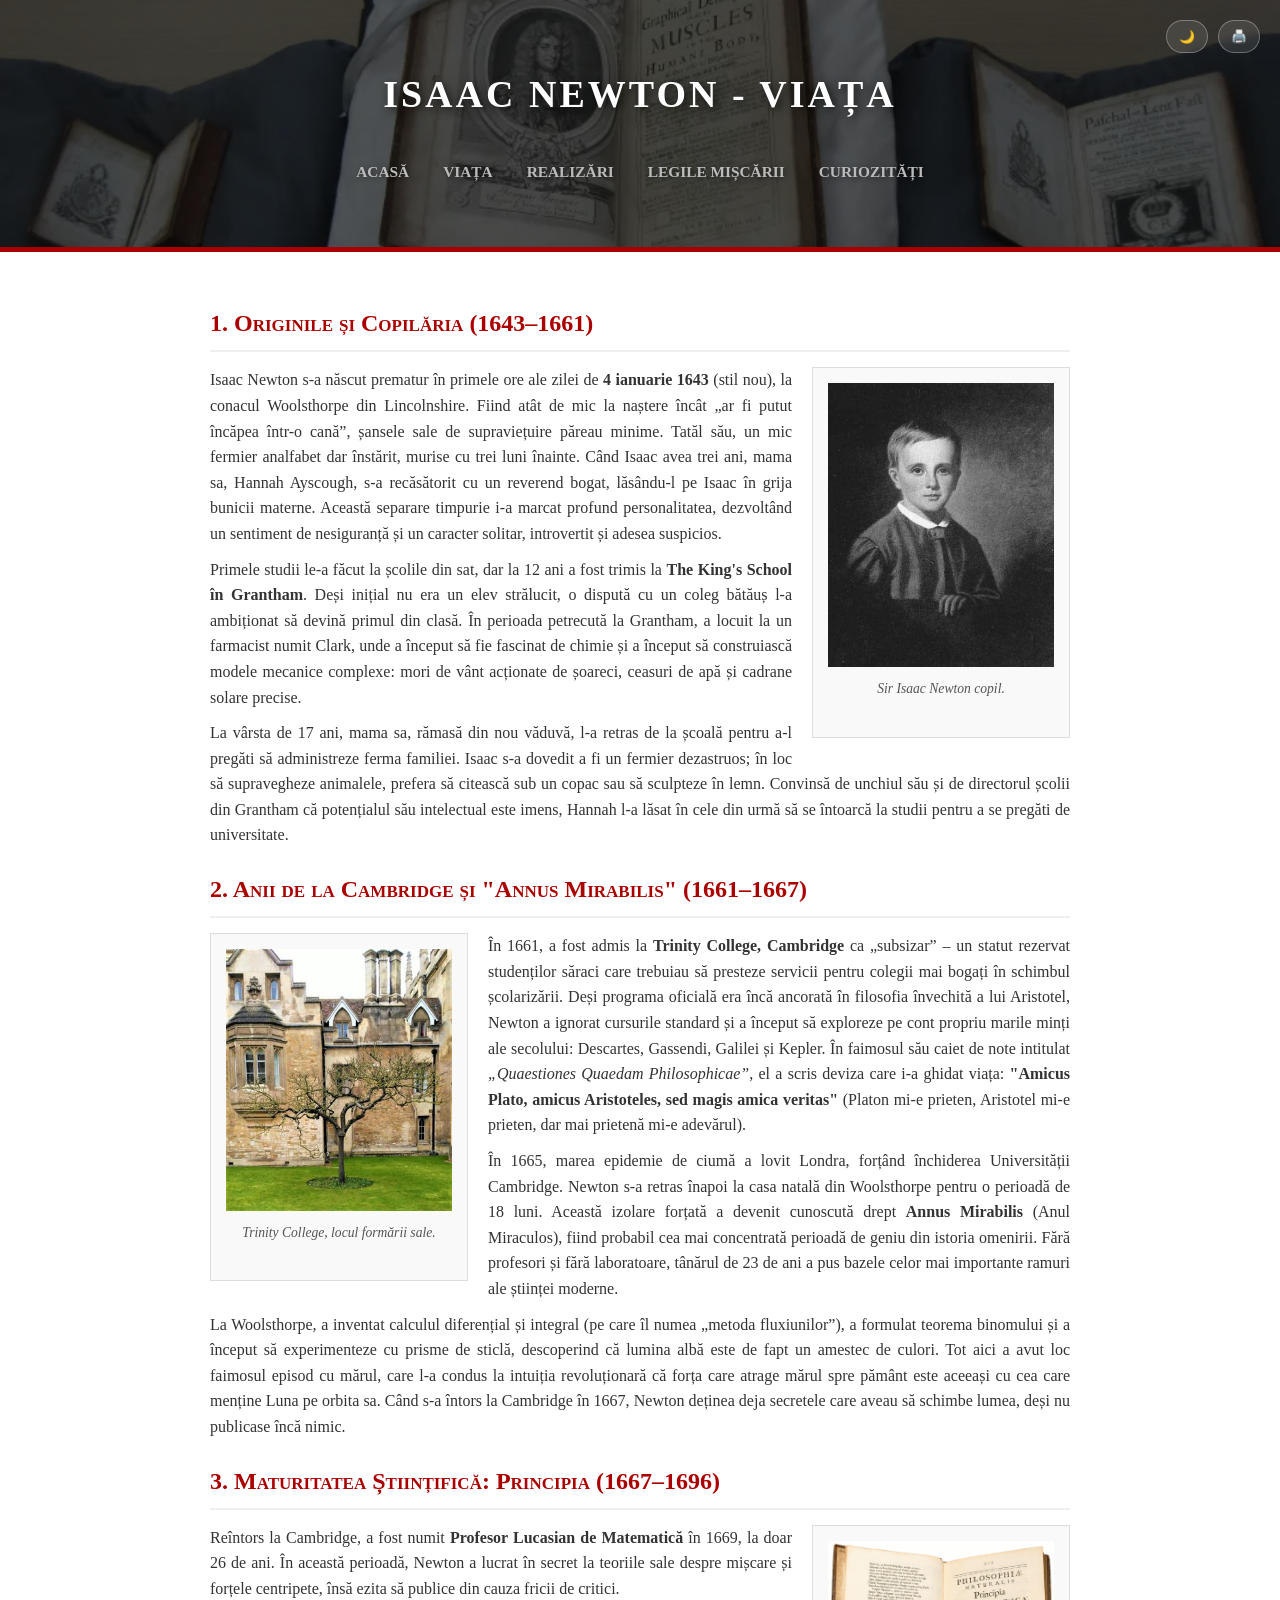
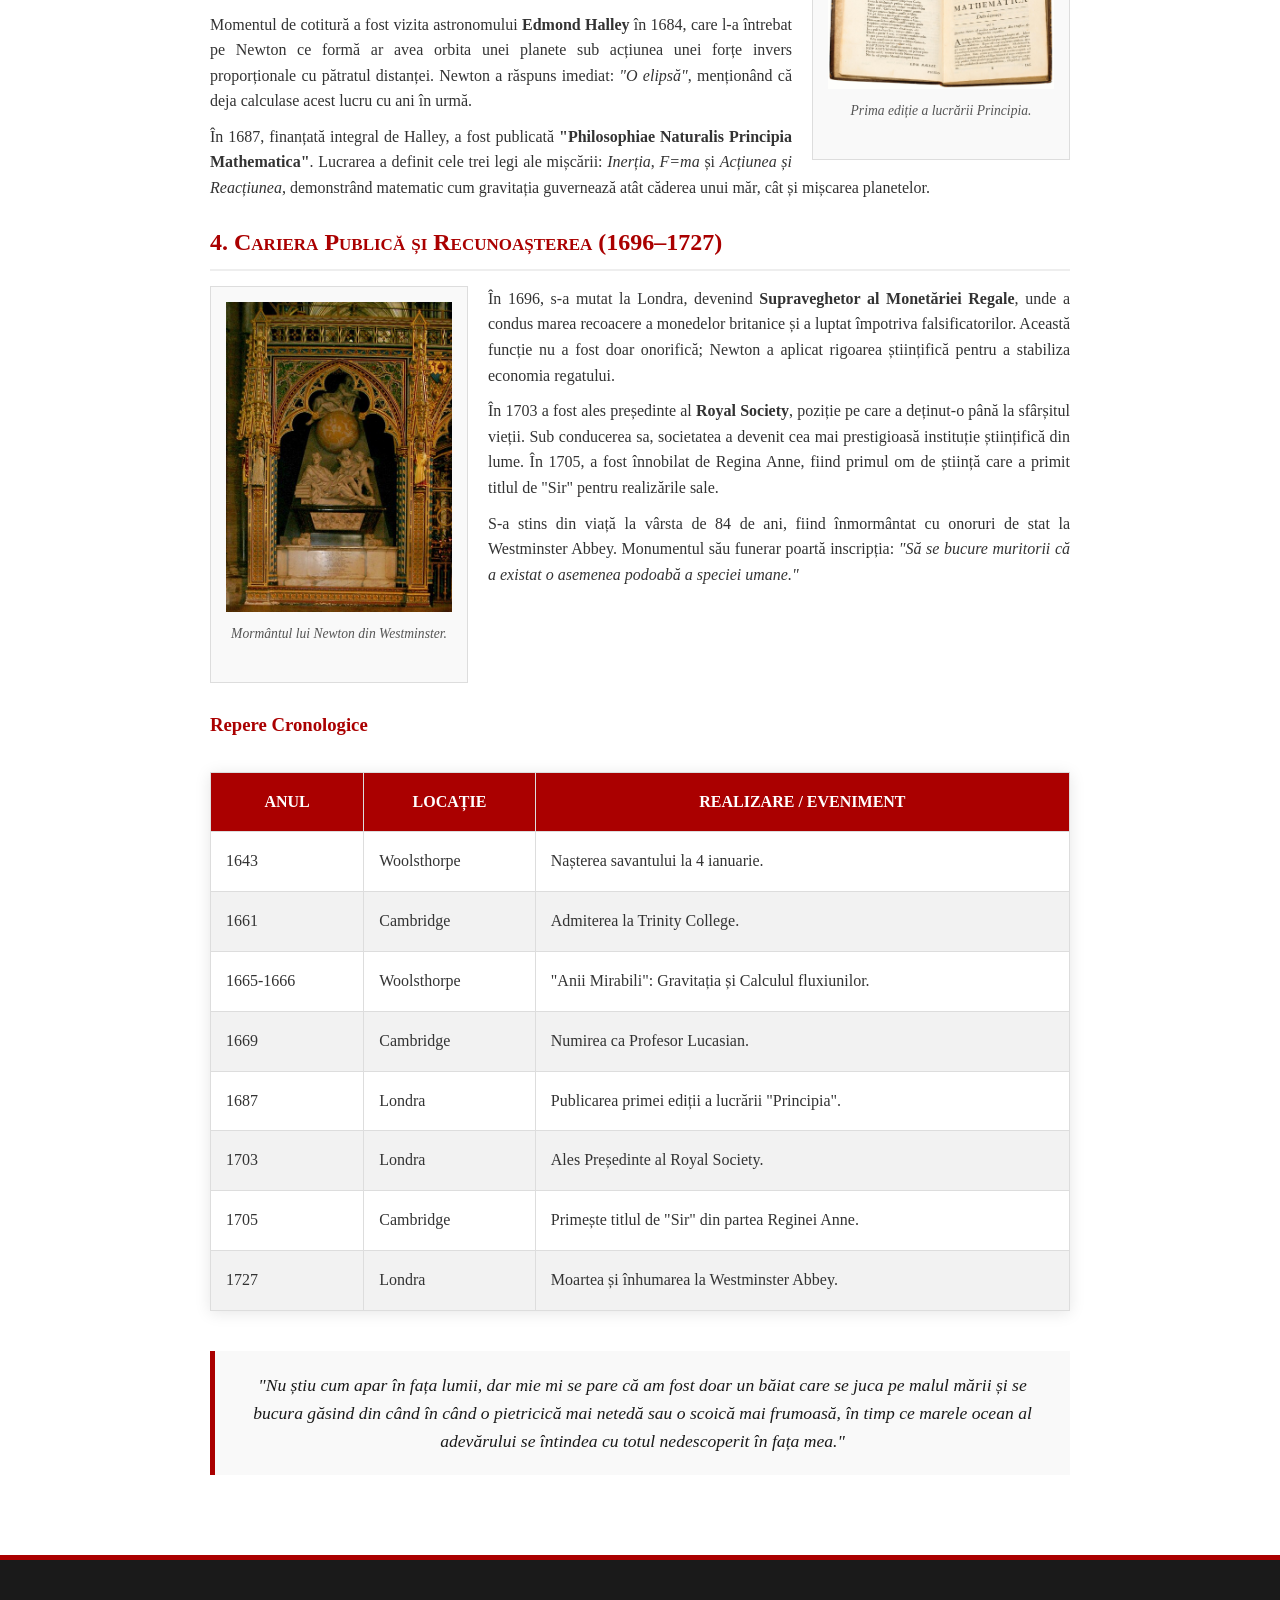
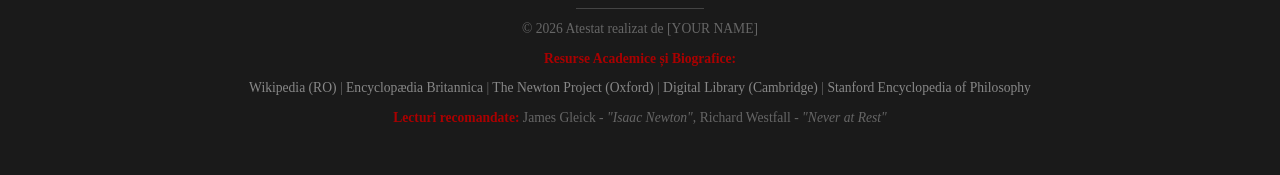
<file: viata.html>
<!DOCTYPE html>
<html lang="ro">
    <head>
        <meta charset="UTF-8">
        <meta name="viewport" content="width=device-width, initial-scale=1.0">
        <title>Isaac Newton - Biografie</title>
        <link rel="icon" type="image/png" href="imgs/favicon.png">
        <link rel="stylesheet" href="css/style.css">
        <link rel="stylesheet" href="css/style-biografie.css">
    </head>

    <body>
        <header id="main-header"></header>

        <main>
            <section class="bio-section">
                <h2>1. Originile și Copilăria (1643–1661)</h2>
                <div class="split-container">
                    <div class="image-side">
                        <img src="imgs/galerie/galerie-viata/newton-child.jpg" alt="Isaac Newton copil">
                        <p class="caption">Sir Isaac Newton copil.</p>
                    </div>
                    
                    <div class="text-side">
                        <p>
                            Isaac Newton s-a născut prematur în primele ore ale zilei de <strong>4 ianuarie 1643</strong> (stil nou), la conacul Woolsthorpe din Lincolnshire. Fiind atât de mic la naștere încât „ar fi putut încăpea într-o cană”, șansele sale de supraviețuire păreau minime. Tatăl său, un mic fermier analfabet dar înstărit, murise cu trei luni înainte. Când Isaac avea trei ani, mama sa, Hannah Ayscough, s-a recăsătorit cu un reverend bogat, lăsându-l pe Isaac în grija bunicii materne. Această separare timpurie i-a marcat profund personalitatea, dezvoltând un sentiment de nesiguranță și un caracter solitar, introvertit și adesea suspicios.
                        </p>
                        <p>
                            Primele studii le-a făcut la școlile din sat, dar la 12 ani a fost trimis la <strong>The King's School în Grantham</strong>. Deși inițial nu era un elev strălucit, o dispută cu un coleg bătăuș l-a ambiționat să devină primul din clasă. În perioada petrecută la Grantham, a locuit la un farmacist numit Clark, unde a început să fie fascinat de chimie și a început să construiască modele mecanice complexe: mori de vânt acționate de șoareci, ceasuri de apă și cadrane solare precise.
                        </p>
                        <p>
                            La vârsta de 17 ani, mama sa, rămasă din nou văduvă, l-a retras de la școală pentru a-l pregăti să administreze ferma familiei. Isaac s-a dovedit a fi un fermier dezastruos; în loc să supravegheze animalele, prefera să citească sub un copac sau să sculpteze în lemn. Convinsă de unchiul său și de directorul școlii din Grantham că potențialul său intelectual este imens, Hannah l-a lăsat în cele din urmă să se întoarcă la studii pentru a se pregăti de universitate.
                        </p>
                    </div>
                </div>
            </section>

            <section class="bio-section">
                <h2>2. Anii de la Cambridge și "Annus Mirabilis" (1661–1667)</h2>
                <div class="split-container">
                    <div class="image-side-left">
                        <img src="imgs/galerie/galerie-viata/trinity.jpg" alt="Trinity College Cambridge">
                        <p class="caption">Trinity College, locul formării sale.</p>
                    </div>
                    <div class="text-side-right">
                        <p>
                            În 1661, a fost admis la <strong>Trinity College, Cambridge</strong> ca „subsizar” – un statut rezervat studenților săraci care trebuiau să presteze servicii pentru colegii mai bogați în schimbul școlarizării. Deși programa oficială era încă ancorată în filosofia învechită a lui Aristotel, Newton a ignorat cursurile standard și a început să exploreze pe cont propriu marile minți ale secolului: Descartes, Gassendi, Galilei și Kepler. În faimosul său caiet de note intitulat <em>„Quaestiones Quaedam Philosophicae”</em>, el a scris deviza care i-a ghidat viața: <strong>"Amicus Plato, amicus Aristoteles, sed magis amica veritas"</strong> (Platon mi-e prieten, Aristotel mi-e prieten, dar mai prietenă mi-e adevărul).
                        </p>
                        <p>
                            În 1665, marea epidemie de ciumă a lovit Londra, forțând închiderea Universității Cambridge. Newton s-a retras înapoi la casa natală din Woolsthorpe pentru o perioadă de 18 luni. Această izolare forțată a devenit cunoscută drept <strong>Annus Mirabilis</strong> (Anul Miraculos), fiind probabil cea mai concentrată perioadă de geniu din istoria omenirii. Fără profesori și fără laboratoare, tânărul de 23 de ani a pus bazele celor mai importante ramuri ale științei moderne.
                        </p>
                        <p>
                            La Woolsthorpe, a inventat calculul diferențial și integral (pe care îl numea „metoda fluxiunilor”), a formulat teorema binomului și a început să experimenteze cu prisme de sticlă, descoperind că lumina albă este de fapt un amestec de culori. Tot aici a avut loc faimosul episod cu mărul, care l-a condus la intuiția revoluționară că forța care atrage mărul spre pământ este aceeași cu cea care menține Luna pe orbita sa. Când s-a întors la Cambridge în 1667, Newton deținea deja secretele care aveau să schimbe lumea, deși nu publicase încă nimic.
                        </p>
                    </div>
                </div>
            </section>

            <section class="bio-section">
                <h2>3. Maturitatea Științifică: Principia (1667–1696)</h2>
                <div class="split-container">
                    <div class="image-side">
                        <img src="imgs/galerie/principia.jpg" alt="Principia Mathematica">
                        <p class="caption">Prima ediție a lucrării Principia.</p>
                    </div>
                    <div class="text-side">
                        <p>
                            Reîntors la Cambridge, a fost numit <strong>Profesor Lucasian de Matematică</strong> în 1669, la doar 26 de ani. În această perioadă, Newton a lucrat în secret la teoriile sale despre mișcare și forțele centripete, însă ezita să publice din cauza fricii de critici.
                        </p>
                        <p>
                            Momentul de cotitură a fost vizita astronomului <strong>Edmond Halley</strong> în 1684, care l-a întrebat pe Newton ce formă ar avea orbita unei planete sub acțiunea unei forțe invers proporționale cu pătratul distanței. Newton a răspuns imediat: <em>"O elipsă"</em>, menționând că deja calculase acest lucru cu ani în urmă.
                        </p>
                        <p>
                            În 1687, finanțată integral de Halley, a fost publicată <strong>"Philosophiae Naturalis Principia Mathematica"</strong>. Lucrarea a definit cele trei legi ale mișcării: <em>Inerția</em>, <em>F=ma</em> și <em>Acțiunea și Reacțiunea</em>, demonstrând matematic cum gravitația guvernează atât căderea unui măr, cât și mișcarea planetelor.
                        </p>
                    </div>
                </div>
            </section>

            <section class="bio-section">
                <h2>4. Cariera Publică și Recunoașterea (1696–1727)</h2>
                <div class="split-container">
                    <div class="image-side-left">
                        <img src="imgs/galerie/galerie-viata/newton-mormant.jpg" alt="Westminster Abbey monument">
                        <p class="caption">Mormântul lui Newton din Westminster.</p>
                    </div>
                    <div class="text-side-right">
                        <p>
                            În 1696, s-a mutat la Londra, devenind <strong>Supraveghetor al Monetăriei Regale</strong>, unde a condus marea recoacere a monedelor britanice și a luptat împotriva falsificatorilor. Această funcție nu a fost doar onorifică; Newton a aplicat rigoarea științifică pentru a stabiliza economia regatului.
                        </p>
                        <p>
                            În 1703 a fost ales președinte al <strong>Royal Society</strong>, poziție pe care a deținut-o până la sfârșitul vieții. Sub conducerea sa, societatea a devenit cea mai prestigioasă instituție științifică din lume. În 1705, a fost înnobilat de Regina Anne, fiind primul om de știință care a primit titlul de "Sir" pentru realizările sale.
                        </p>
                        <p>
                            S-a stins din viață la vârsta de 84 de ani, fiind înmormântat cu onoruri de stat la Westminster Abbey. Monumentul său funerar poartă inscripția: <em>"Să se bucure muritorii că a existat o asemenea podoabă a speciei umane."</em>
                        </p>
                    </div>
                </div>
            </section>

            <h3>Repere Cronologice</h3>
            <table class="tabel-biografie">
                <thead>
                    <tr>
                        <th>Anul</th>
                        <th>Locație</th>
                        <th>Realizare / Eveniment</th>
                    </tr>
                </thead>
                <tbody>
                    <tr><td>1643</td><td>Woolsthorpe</td><td>Nașterea savantului la 4 ianuarie.</td></tr>
                    <tr><td>1661</td><td>Cambridge</td><td>Admiterea la Trinity College.</td></tr>
                    <tr><td>1665-1666</td><td>Woolsthorpe</td><td>"Anii Mirabili": Gravitația și Calculul fluxiunilor.</td></tr>
                    <tr><td>1669</td><td>Cambridge</td><td>Numirea ca Profesor Lucasian.</td></tr>
                    <tr><td>1687</td><td>Londra</td><td>Publicarea primei ediții a lucrării "Principia".</td></tr>
                    <tr><td>1703</td><td>Londra</td><td>Ales Președinte al Royal Society.</td></tr>
                    <tr><td>1705</td><td>Cambridge</td><td>Primește titlul de "Sir" din partea Reginei Anne.</td></tr>
                    <tr><td>1727</td><td>Londra</td><td>Moartea și înhumarea la Westminster Abbey.</td></tr>
                </tbody>
            </table>

            <div class="formula-highlight">
                "Nu știu cum apar în fața lumii, dar mie mi se pare că am fost doar un băiat care se juca pe malul mării și se bucura găsind din când în când o pietricică mai netedă sau o scoică mai frumoasă, în timp ce marele ocean al adevărului se întindea cu totul nedescoperit în fața mea."
            </div>
        </main>

        <button onclick="scrollToTop()" id="btnScrollUp" title="Înapoi sus">
                ↑
            </button>

        <footer id="main-footer"></footer>
        <script src="js/componente.js"></script>
        <script>genereazaHeader("Viața");</script>
        <script src="js/script.js"></script>
    </body>
</html>
</file>
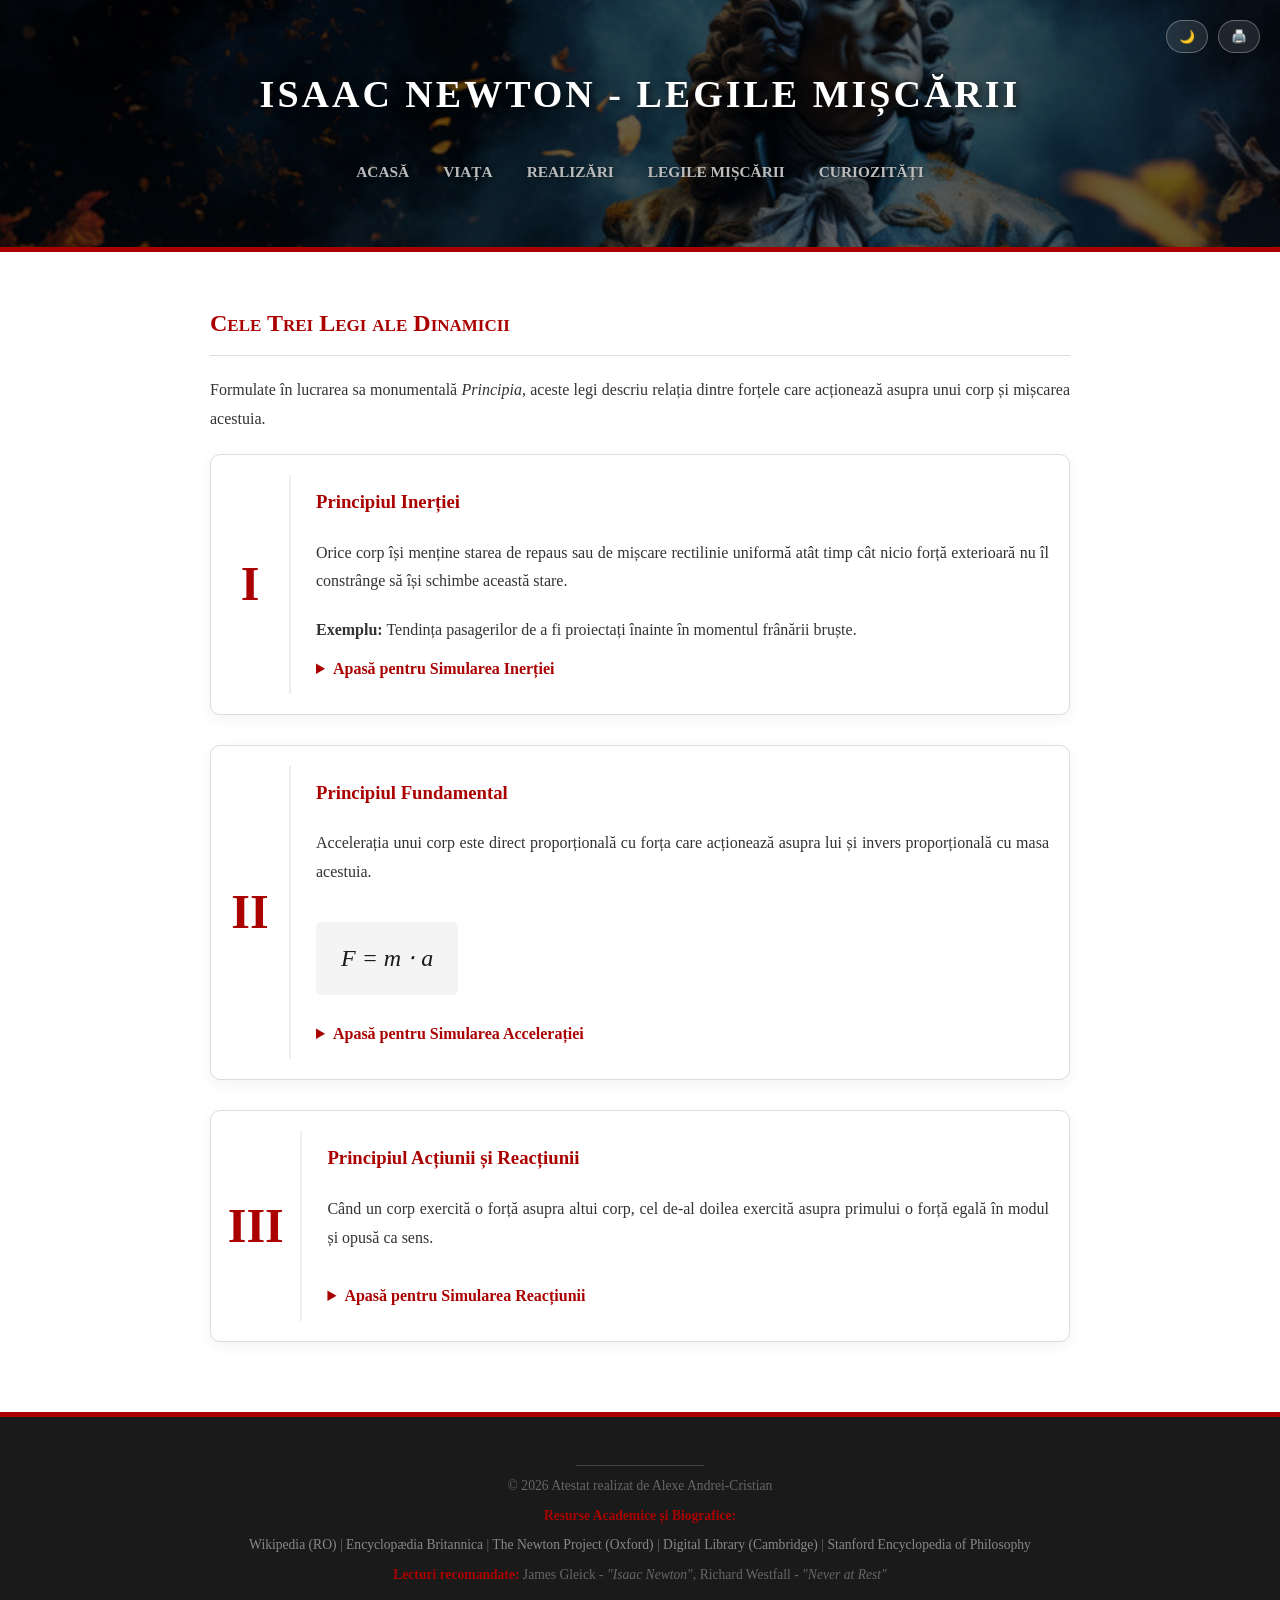
<file: newton-website/legi.html>
<!DOCTYPE html>
<html lang="ro">
    <head>
        <meta charset="UTF-8">
        <meta name="viewport" content="width=device-width, initial-scale=1.0">
        <title>Isaac Newton - Legile Mișcării</title>
        <link rel="icon" type="image/png" href="imgs/favicon.png">
        <link rel="stylesheet" href="css/style.css">
        <link rel="stylesheet" href="css/style-legi.css">
    </head>

    <body>
        <header id="main-header"></header>

        <main>
            <h2>Cele Trei Legi ale Dinamicii</h2>
            <p>Formulate în lucrarea sa monumentală <em>Principia</em>, aceste legi descriu relația dintre forțele care acționează asupra unui corp și mișcarea acestuia.</p>

            <div class="lege-card">
                <div class="lege-numar">I</div>
                <div class="lege-continut">
                    <h3>Principiul Inerției</h3>
                    <p>Orice corp își menține starea de repaus sau de mișcare rectilinie uniformă atât timp cât nicio forță exterioară nu îl constrânge să își schimbe această stare.</p>
                    <span class="lege-exemplu"><strong>Exemplu:</strong> Tendința pasagerilor de a fi proiectați înainte în momentul frânării bruște.</span>
                    
                    <details class="simulare-container">
                        <summary>Apasă pentru Simularea Inerției</summary>
                        <div class="simulare-box s1">
                            <div class="date-live">v = 20 m/s (ct.) | ΣF = 0</div>
                            <div class="obiect bila-inerție"></div>
                            <p class="sim-hint">Fără frecare, viteza rămâne constantă la infinit.</p>
                        </div>
                    </details>
                </div>
            </div>

            <div class="lege-card">
                <div class="lege-numar">II</div>
                <div class="lege-continut">
                    <h3>Principiul Fundamental</h3>
                    <p>Accelerația unui corp este direct proporțională cu forța care acționează asupra lui și invers proporțională cu masa acestuia.</p>
                    <div class="formula-matematica">F = m &sdot; a</div>
                    
                    <details class="simulare-container">
                        <summary>Apasă pentru Simularea Accelerației</summary>
                        <div class="simulare-box s2">
                            <div class="date-live">
                                a = 5 m/s² | v = <span class="v-dinamic">0</span> m/s
                            </div>
                            <div class="obiect bila-accelerata"></div>
                            <div class="forta-sageata">FORȚĂ (F) →</div>
                            <p class="sim-hint">Forța constantă produce o creștere continuă a vitezei.</p>
                        </div>
                    </details>
                </div>
            </div>

            <div class="lege-card">
                <div class="lege-numar">III</div>
                <div class="lege-continut">
                    <h3>Principiul Acțiunii și Reacțiunii</h3>
                    <p>Când un corp exercită o forță asupra altui corp, cel de-al doilea exercită asupra primului o forță egală în modul și opusă ca sens.</p>
                    
                    <details class="simulare-container">
                        <summary>Apasă pentru Simularea Reacțiunii</summary>
                        <div class="simulare-box s3">
                            <div class="date-live">F<sub>AB</sub> = -F<sub>BA</sub> (10 N)</div>
                            <div class="obiect bila-A">A</div>
                            <div class="obiect bila-B">B</div>
                            <p class="sim-hint">Impactul generează două forțe egale și opuse.</p>
                        </div>
                    </div>
                </details>
            </div>
        </main>

        <footer id="main-footer"></footer>

        <button onclick="scrollToTop()" id="btnScrollUp" title="Înapoi sus">
            ↑
        </button>

        <script src="js/componente.js"></script>
        <script>
            genereazaHeader("Legile Mișcării");
        </script>
        <script src="js/script.js"></script>
    </body>
</html>
</file>
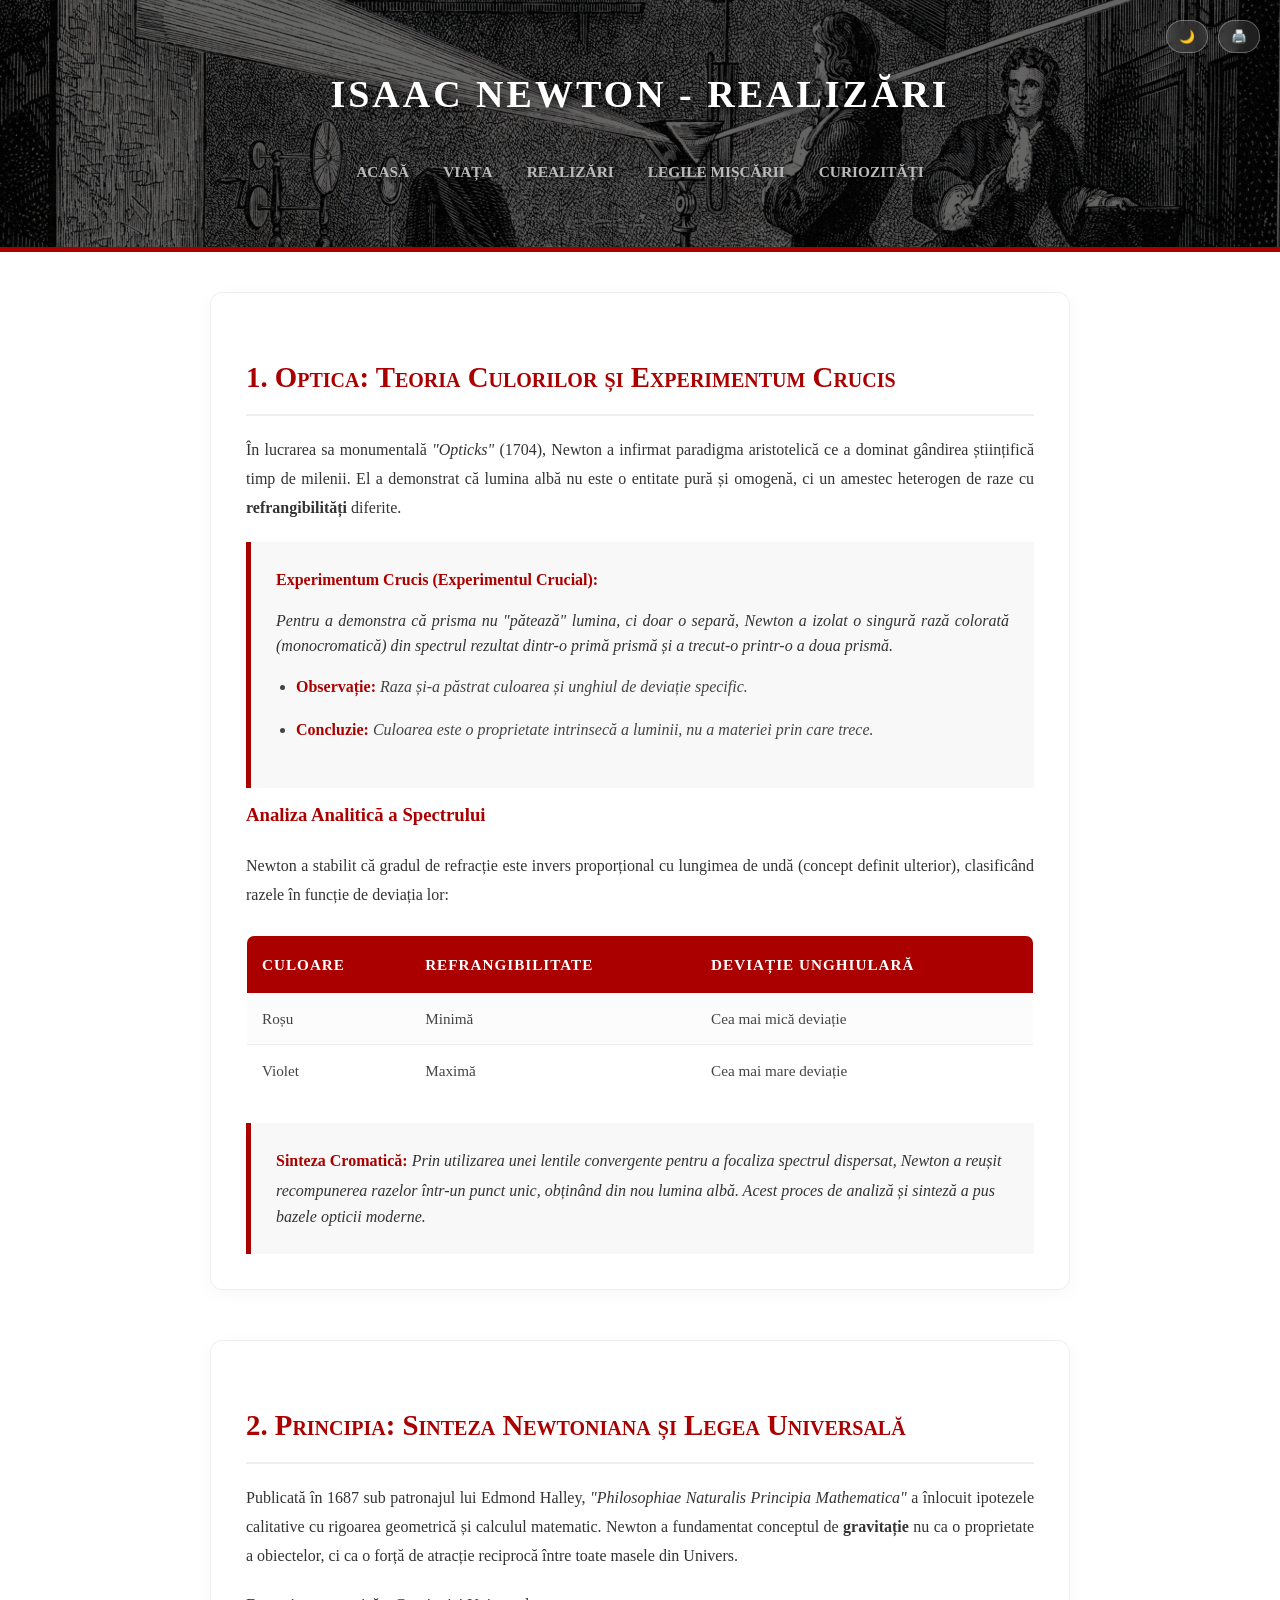
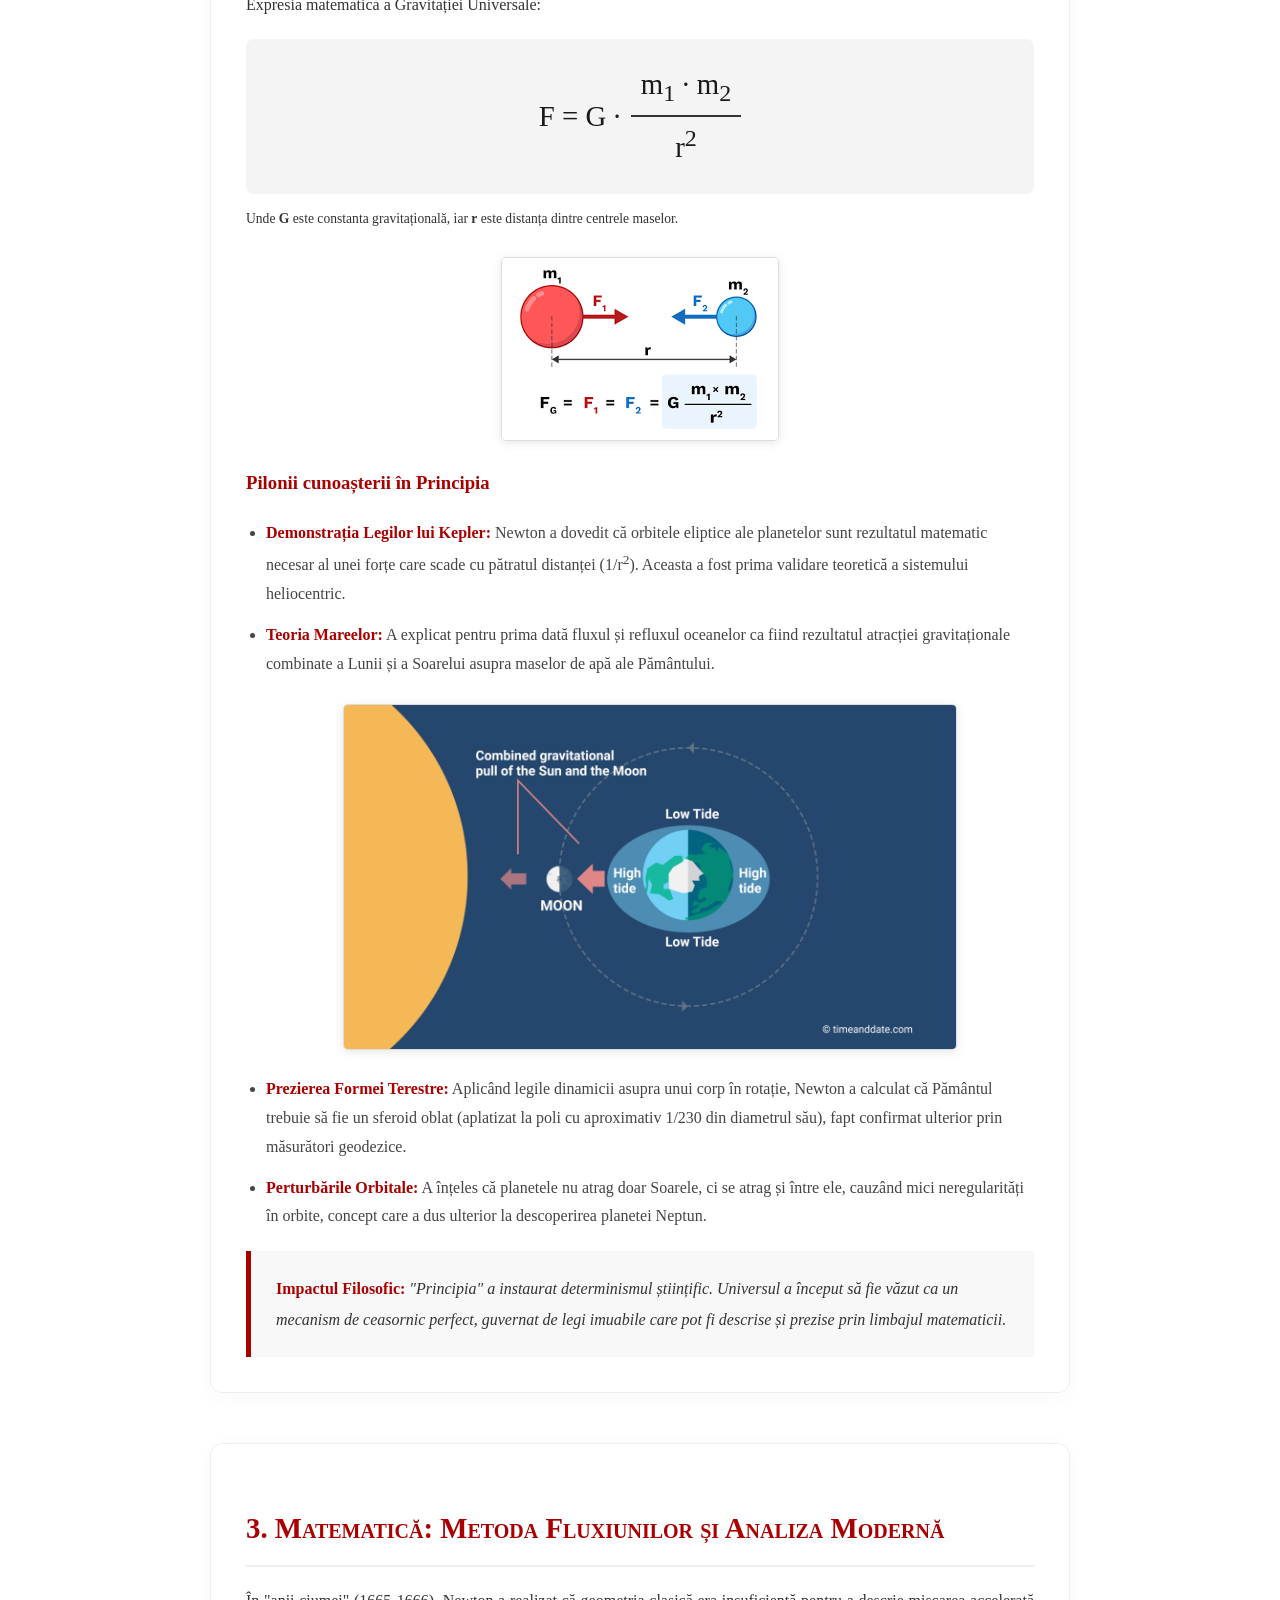
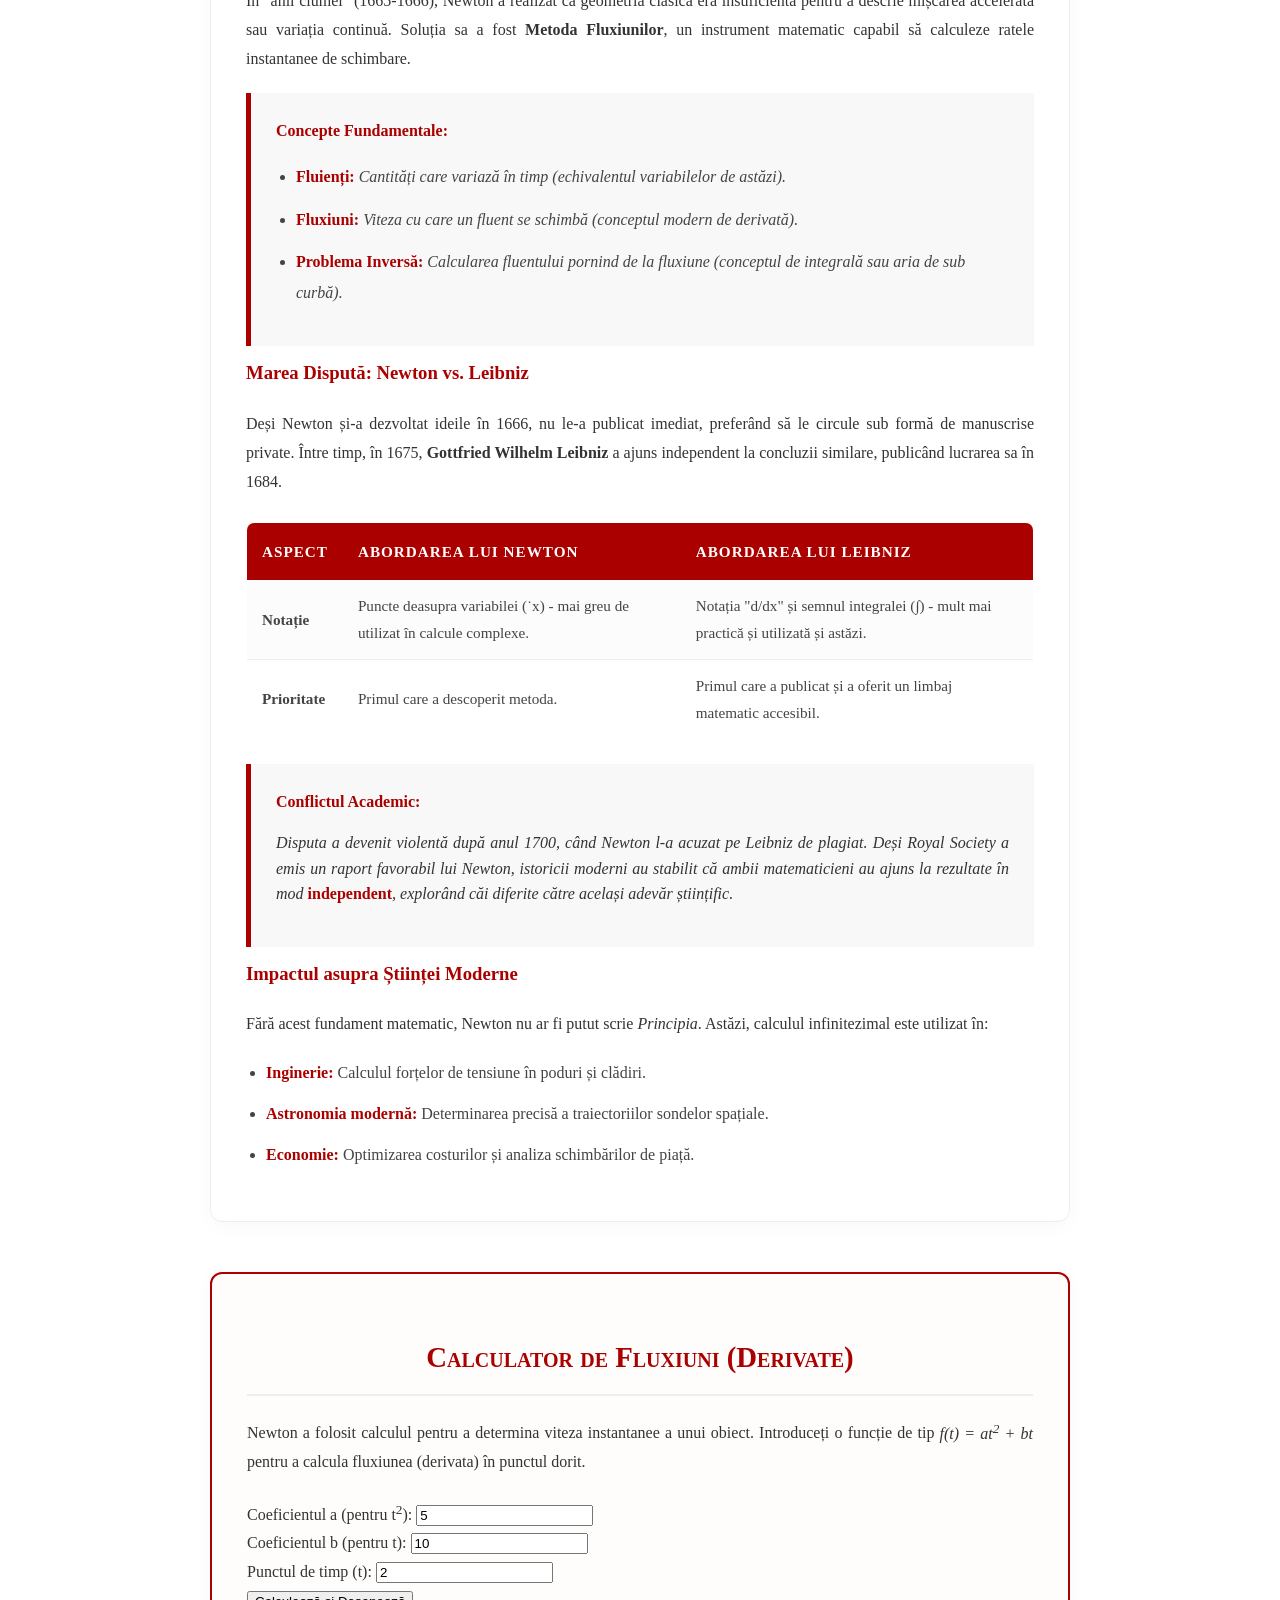
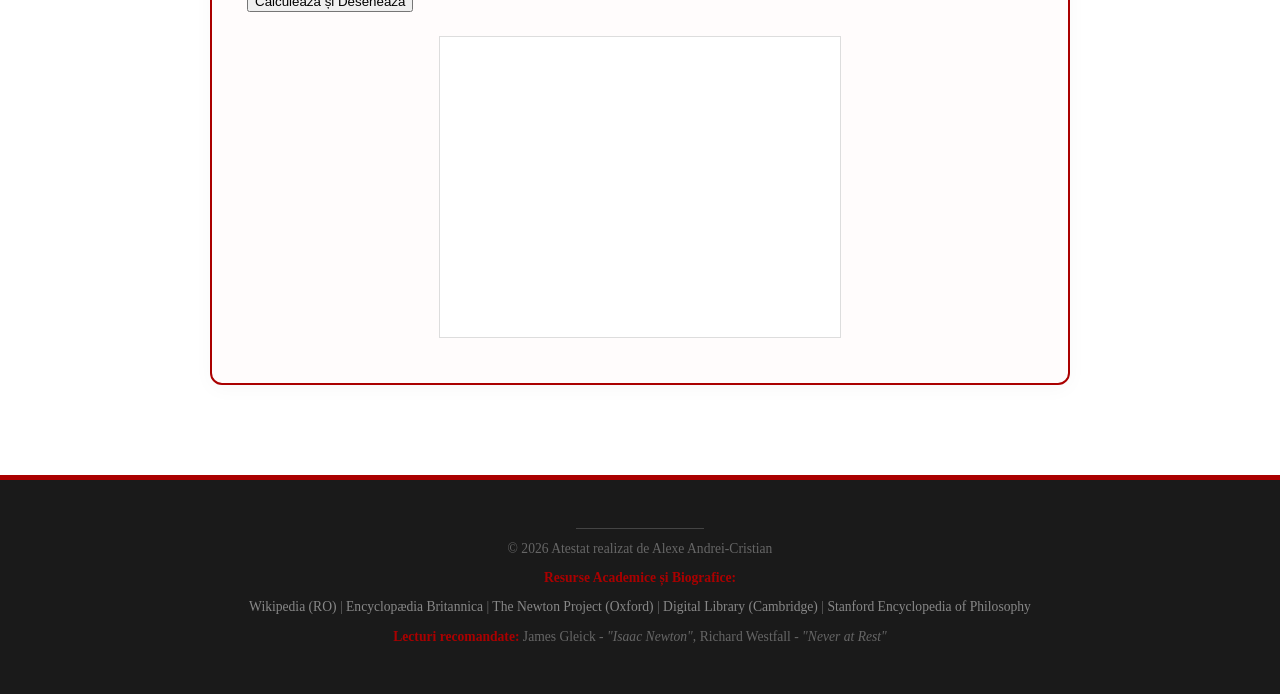
<file: newton-website/realizari.html>
<!DOCTYPE html>
<html lang="ro">
    <head>
        <meta charset="UTF-8">
        <meta name="viewport" content="width=device-width, initial-scale=1.0">
        <title>Isaac Newton - Realizări</title>
        <link rel="icon" type="image/png" href="imgs/favicon.png">
        <link rel="stylesheet" href="css/style.css">
        <link rel="stylesheet" href="css/style-realizari.css">
    </head>

    <body>
        <header id="main-header"></header>

        <main>
            <section id="optica" class="realizare-sectiune">
                <h2>1. Optica: Teoria Culorilor și Experimentum Crucis</h2>
                
                <p>
                    În lucrarea sa monumentală <em>"Opticks"</em> (1704), Newton a infirmat paradigma aristotelică ce a dominat gândirea științifică timp de milenii. El a demonstrat că lumina albă nu este o entitate pură și omogenă, ci un amestec heterogen de raze cu <strong>refrangibilități</strong> diferite.
                </p>

                <div class="info-box">
                    <strong>Experimentum Crucis (Experimentul Crucial):</strong>
                    <p>
                        Pentru a demonstra că prisma nu "pătează" lumina, ci doar o separă, Newton a izolat o singură rază colorată (monocromatică) din spectrul rezultat dintr-o primă prismă și a trecut-o printr-o a doua prismă. 
                    </p>
                    <ul>
                        <li><strong>Observație:</strong> Raza și-a păstrat culoarea și unghiul de deviație specific.</li>
                        <li><strong>Concluzie:</strong> Culoarea este o proprietate intrinsecă a luminii, nu a materiei prin care trece.</li>
                    </ul>
                </div>

                <h3>Analiza Analitică a Spectrului</h3>
                <p>
                    Newton a stabilit că gradul de refracție este invers proporțional cu lungimea de undă (concept definit ulterior), clasificând razele în funcție de deviația lor:
                </p>
                
                <table class="tabel-tehnic">
                    <tr>
                        <th>Culoare</th>
                        <th>Refrangibilitate</th>
                        <th>Deviație unghiulară</th>
                    </tr>
                    <tr>
                        <td>Roșu</td>
                        <td>Minimă</td>
                        <td>Cea mai mică deviație</td>
                    </tr>
                    <tr>
                        <td>Violet</td>
                        <td>Maximă</td>
                        <td>Cea mai mare deviație</td>
                    </tr>
                </table>

                <div class="info-box">
                    <strong>Sinteza Cromatică:</strong> 
                    Prin utilizarea unei lentile convergente pentru a focaliza spectrul dispersat, Newton a reușit recompunerea razelor într-un punct unic, obținând din nou lumina albă. Acest proces de analiză și sinteză a pus bazele opticii moderne.
                </div>
            </section>

            <section id="principia" class="realizare-sectiune">
                <h2>2. Principia: Sinteza Newtoniana și Legea Universală</h2>
                <p>
                    Publicată în 1687 sub patronajul lui Edmond Halley, <em>"Philosophiae Naturalis Principia Mathematica"</em> a înlocuit ipotezele calitative cu rigoarea geometrică și calculul matematic. Newton a fundamentat conceptul de <strong>gravitație</strong> nu ca o proprietate a obiectelor, ci ca o forță de atracție reciprocă între toate masele din Univers.
                </p>
                
                <div class="formula-container">
                    <p>Expresia matematică a Gravitației Universale:</p>
                    <div class="formula-matematica">
                        F = G &middot; 
                        <span class="fractie">
                            <span class="numarator">m<sub>1</sub> &middot; m<sub>2</sub></span>
                            <span class="numitor">r<sup>2</sup></span>
                        </span>
                    </div>
                    <p class="sim-hint" style="position: static; font-size: 0.85rem;">
                        Unde <strong>G</strong> este constanta gravitațională, iar <strong>r</strong> este distanța dintre centrele maselor.
                    </p>
                </div>

                <img src="imgs/galerie/realizari/lege.png" alt="Diagrama Forței Gravitaționale" class="img-tehnica">

                <h3>Pilonii cunoașterii în Principia</h3>
                <ul>
                    <li>
                        <strong>Demonstrația Legilor lui Kepler:</strong> Newton a dovedit că orbitele eliptice ale planetelor sunt rezultatul matematic necesar al unei forțe care scade cu pătratul distanței (1/r<sup>2</sup>). Aceasta a fost prima validare teoretică a sistemului heliocentric.
                    </li>
                    <li>
                        <strong>Teoria Mareelor:</strong> A explicat pentru prima dată fluxul și refluxul oceanelor ca fiind rezultatul atracției gravitaționale combinate a Lunii și a Soarelui asupra maselor de apă ale Pământului.
                    </li>

                    <img src="imgs/galerie/realizari/tides.png" alt="Schema fluxului si refluxilui" class="img-tehnica">

                    <li>
                        <strong>Prezierea Formei Terestre:</strong> Aplicând legile dinamicii asupra unui corp în rotație, Newton a calculat că Pământul trebuie să fie un sferoid oblat (aplatizat la poli cu aproximativ 1/230 din diametrul său), fapt confirmat ulterior prin măsurători geodezice.
                    </li>
                    <li>
                        <strong>Perturbările Orbitale:</strong> A înțeles că planetele nu atrag doar Soarele, ci se atrag și între ele, cauzând mici neregularități în orbite, concept care a dus ulterior la descoperirea planetei Neptun.
                    </li>
                </ul>

                <div class="info-box">
                    <strong>Impactul Filosofic:</strong> "Principia" a instaurat determinismul științific. Universul a început să fie văzut ca un mecanism de ceasornic perfect, guvernat de legi imuabile care pot fi descrise și prezise prin limbajul matematicii.
                </div>
            </section>

            <section id="calcul" class="realizare-sectiune">
                <h2>3. Matematică: Metoda Fluxiunilor și Analiza Modernă</h2>
                
                <p>
                    În "anii ciumei" (1665-1666), Newton a realizat că geometria clasică era insuficientă pentru a descrie mișcarea accelerată sau variația continuă. Soluția sa a fost <strong>Metoda Fluxiunilor</strong>, un instrument matematic capabil să calculeze ratele instantanee de schimbare.
                </p>

                <div class="info-box">
                    <strong>Concepte Fundamentale:</strong>
                    <ul>
                        <li><strong>Fluienți:</strong> Cantități care variază în timp (echivalentul variabilelor de astăzi).</li>
                        <li><strong>Fluxiuni:</strong> Viteza cu care un fluent se schimbă (conceptul modern de derivată).</li>
                        <li><strong>Problema Inversă:</strong> Calcularea fluentului pornind de la fluxiune (conceptul de integrală sau aria de sub curbă).</li>
                    </ul>
                </div>

                <h3>Marea Dispută: Newton vs. Leibniz</h3>
                <p>
                    Deși Newton și-a dezvoltat ideile în 1666, nu le-a publicat imediat, preferând să le circule sub formă de manuscrise private. Între timp, în 1675, <strong>Gottfried Wilhelm Leibniz</strong> a ajuns independent la concluzii similare, publicând lucrarea sa în 1684.
                </p>

                <table class="tabel-tehnic">
                    <tr>
                        <th>Aspect</th>
                        <th>Abordarea lui Newton</th>
                        <th>Abordarea lui Leibniz</th>
                    </tr>
                    <tr>
                        <td><strong>Notație</strong></td>
                        <td>Puncte deasupra variabilei (&dot;x) - mai greu de utilizat în calcule complexe.</td>
                        <td>Notația "d/dx" și semnul integralei (&int;) - mult mai practică și utilizată și astăzi.</td>
                    </tr>
                    <tr>
                        <td><strong>Prioritate</strong></td>
                        <td>Primul care a descoperit metoda.</td>
                        <td>Primul care a publicat și a oferit un limbaj matematic accesibil.</td>
                    </tr>
                </table>

                <div class="info-box">
                    <strong>Conflictul Academic:</strong>
                    <p>
                        Disputa a devenit violentă după anul 1700, când Newton l-a acuzat pe Leibniz de plagiat. Deși Royal Society a emis un raport favorabil lui Newton, istoricii moderni au stabilit că ambii matematicieni au ajuns la rezultate în mod <strong>independent</strong>, explorând căi diferite către același adevăr științific.
                    </p>
                </div>

                <h3>Impactul asupra Științei Moderne</h3>
                <p>
                    Fără acest fundament matematic, Newton nu ar fi putut scrie <em>Principia</em>. Astăzi, calculul infinitezimal este utilizat în:
                </p>
                <ul>
                    <li><strong>Inginerie:</strong> Calculul forțelor de tensiune în poduri și clădiri.</li>
                    <li><strong>Astronomia modernă:</strong> Determinarea precisă a traiectoriilor sondelor spațiale.</li>
                    <li><strong>Economie:</strong> Optimizarea costurilor și analiza schimbărilor de piață.</li>
                </ul>
            </section>

            <section class="realizare-sectiune calculator-sectiune">
                <h2>Calculator de Fluxiuni (Derivate)</h2>
                <p>
                    Newton a folosit calculul pentru a determina viteza instantanee a unui obiect. 
                    Introduceți o funcție de tip <em>f(t) = at<sup>2</sup> + bt</em> pentru a calcula fluxiunea (derivata) în punctul dorit.
                </p>
                
                <div class="calculator-container">
                    <div class="input-group">
                        <label>Coeficientul a (pentru t<sup>2</sup>):</label>
                        <input type="number" id="coefA" value="5">
                    </div>

                    <div class="input-group">
                        <label>Coeficientul b (pentru t):</label>
                        <input type="number" id="coefB" value="10">
                    </div>

                    <div class="input-group">
                        <label>Punctul de timp (t):</label>
                        <input type="number" id="punctT" value="2">
                    </div>

                    <button onclick="calculeazaFluxiunea()" class="btn-calcul">Calculează și Desenează</button>

                    <div class="grafic-wrapper" style="margin-top: 20px; text-align: center;">
                        <canvas id="graficMate" width="400" height="300" style="border:1px solid #ddd; background:#fff;"></canvas>
                    </div>

                    <div id="rezultat-calcul-box" class="info-box" style="display:none; font-style: normal;">
                        <strong>Analiză Newtoniana Completă:</strong>
                        <p id="functie-afisata"></p> <p id="fluxiune-generala"></p> <p id="derivata-afisata" style="color: #a00; font-weight: bold;"></p> <hr>
                        <p id="primitiva-afisata" style="color: #0066cc;"></p> <p style="font-size: 0.85rem; color: #666; margin-top: 10px;">
                            * Linia roșie întreruptă reprezintă <strong>fluxiunea</strong> în punctul ales. 
                            Newton a demonstrat că această metodă este inversul calculării ariei (integrarea).
                        </p>
                    </div>
                </div>
            </section>
        </main>

        <footer id="main-footer"></footer>

        <button onclick="scrollToTop()" id="btnScrollUp" title="Înapoi sus">
            ↑
        </button>

        <script src="js/calculator.js"></script>
        <script src="js/componente.js"></script>
        <script>
            genereazaHeader("Realizări");
        </script>
        <script src="js/script.js"></script>
    </body>
</html>
</file>
<file: css/style.css>
* {
    box-sizing: border-box;
}

html {
    scroll-behavior: smooth;
}

body {
    font-family: "Times New Roman", Times, serif;
    line-height: 1.8;
    color: #333;
    background-color: #ffffff;
    margin: 0;
    padding: 0;
    transition: background-color 0.5s ease, color 0.5s ease;
}

body.dark-mode {
    background-color: #121212;
    color: #e0e0e0;
}

nav a {
    text-decoration: none;
    color: #bbbbbb;
    margin: 0 15px;
    font-weight: bold;
    text-transform: uppercase;
    transition: color 0.3s;
}

nav a:hover {
    color: #a00; 
    border-bottom: 1px solid #a00;
}

main {
    max-width: 900px;
    margin: 0 auto;
    padding: 40px 20px;
    background-color: #ffffff;
    min-height: 500px;
}

.dark-mode main {
    background-color: #121212;
    color: #e0e0e0;
}

h2 {
    color: #a00;
    border-bottom: 1px solid #ddd;
    padding-bottom: 10px;
    font-variant: small-caps;
}

h3 {
    color: #a00;
    margin-top: 10px;
    margin-bottom: 20px;
}

.dark-mode h2 {
    color: #ff4d4d;
    border-bottom-color: #333;
}

.dark-mode .formula-highlight {
    background-color: #1e1e1e;
    color: #ffffff;
    border-left-color: #ff4d4d;
    box-shadow: 0 4px 10px rgba(0,0,0,0.3);
}

p {
    text-align: justify;
    margin-bottom: 20px;
}

header {
    background-size: cover;       
    background-position: center 25%;
    
    padding: 60px 0;

    color: #ffffff;    
    text-align: center;
    border-bottom: 5px solid #a00;
}

header h1 {
    margin: 0;
    font-size: 5vw;
    font-size: clamp(20px, 3.5vw, 38px);

    letter-spacing: 3px;
    text-transform: uppercase;

    white-space: normal;
    overflow-wrap: break-word;
    padding: 0 10px;
    text-align: center;
    display: block;
    width: 100%;
    text-align: center;

    text-shadow: 3px 3px 10px rgba(0,0,0,0.7);
}

header nav {
    margin-top: 30px;
}

header nav a {
    font-size: clamp(12px, 1.2vw, 18px);
    text-shadow: 1px 1px 5px rgba(0,0,0,0.5);
}

.dark-mode nav a {
    color: #aaa;
}

.dark-mode nav a:hover {
    color: #ff4d4d;
}

footer {
    background-color: #1a1a1a; 
    color: #888888;
    text-align: center;
    padding: 40px 0;
    border-top: 1px solid #333;
    border-top: 5px solid #a00;
}

.dark-mode footer {
    background-color: #0a0a0a;
    border-top-color: #ff4d4d;
}

footer p {
    margin: 5px 0;
    font-size: 0.85em;
    text-align: center;
}

footer hr {
    width: 10%;
    border: 0;
    border-top: 1px solid #444;
    margin-bottom: 0 auto 20px auto;
}

footer p {
    font-size: 0.85em;
    margin: 5px 0;
    color: #666;
}

footer strong {
    color: #a00;
}

footer a {
    color: #888888;
    text-decoration: none; 
    border-bottom: 1px solid transparent;
    transition: all 0.3s;
}

footer a:hover {
    color: #a00;
    border-bottom: 1px solid #a00;
}

.dark-mode footer a {
    color: #aaaaaa;
}

.dark-mode footer a:hover {
    color: #ff4d4d;
}

.formula-highlight {
    background-color: #f9f9f9;
    padding: 20px;
    border-left: 5px solid #a00;
    margin: 30px 0;
    font-style: italic;
    text-align: center;
    font-size: 1.2em;
    color: #1a1a1a;
}

.btn-print {
    background-color: #a00;
    color: white;
    border: none;
    padding: 6px 12px;
    font-family: "Times New Roman", serif;
    font-size: 0.85em;
    font-weight: normal;
    text-transform: none;
    cursor: pointer;
    border-radius: 4px;
    margin: 10px 0;
    transition: background 0.3s;
    display: inline-flex;
    align-items: center;
}

.btn-print:hover {
    background-color: #700;
}

.btn-control-container {
    position: absolute;
    top: 20px;
    right: 20px;
    display: flex;
    gap: 10px;
    z-index: 100;
}

.btn-theme {
    background: rgba(255, 255, 255, 0.1);
    border: 1px solid rgba(255, 255, 255, 0.3);
    color: white;
    padding: 8px 12px;
    border-radius: 20px;
    cursor: pointer;
    font-size: 0.8rem;
    transition: all 0.3s ease;
    backdrop-filter: blur(5px);

    -webkit-backdrop-filter: blur(5px);
    backdrop-filter: blur(5px);
}

.btn-theme:hover {
    background: rgba(170, 0, 0, 0.8);
    border-color: #a00;
}

#btnScrollUp {
    display: none; 
    position: fixed; 
    bottom: 30px;
    right: 30px;
    z-index: 99;
    border: none;
    outline: none;
    background-color: #a00; 
    color: white;
    cursor: pointer;
    padding: 10px 15px;
    border-radius: 50%;
    font-size: 18px;
    transition: background-color 0.3s, transform 0.3s;
    box-shadow: 2px 2px 10px rgba(0,0,0,0.3);
}

#btnScrollUp:hover {
    background-color: #700;
    transform: scale(1.1); 
}

.dark-mode #btnScrollUp {
    background-color: #ff4d4d;
    color: #000;
}

img {
    max-width: 100%;
    height: auto;
    display: block;
}

main, header, footer, .galerie-item, .formula-highlight {
    transition: background-color 0.5s ease, color 0.5s ease, border-color 0.5s ease;
}

@media print {
    html, body {
        -webkit-print-color-adjust: exact !important;
        print-color-adjust: exact !important;
        background-color: white !important;
        margin: 0 !important;
        padding: 0 !important;
    }

    .realizare-sectiune, .info-box, .formula-highlight, blockquote {
        background-color: #f9f9f9 !important;
        border: 1px solid #ddd !important;
        border-left: 8px solid #a00 !important; 
        padding: 20px !important;
        margin: 20px auto !important;
        width: 90% !important;
        page-break-inside: avoid !important;
        display: block !important;
        text-align: center !important;
    }

    img {
        max-width: 100% !important;
        height: auto !important;
        page-break-inside: avoid !important;
        display: block;
        margin: 10px auto;
    }

    #main-header, #main-footer, #btnScrollUp, .btn-calcul, .input-group, nav, .btn-theme {
        display: none !important;
    }

    p, h1, h2, h3, li {
        color: #000 !important; 
    }
    
    .curiozitate-item p {
        orphans: 3;
        widows: 3;
    }
}

@media (max-width: 768px) {
    header {
        padding: 40px 10px;
    }

    header h1 {
        white-space: normal; 
        font-size: clamp(22px, 8vw, 32px);
        letter-spacing: 1px;
    }

    header nav {
        margin-top: 20px;
        display: flex;
        flex-direction: column;
        gap: 10px;
    }

    header nav a {
        margin: 5px 0;
        font-size: 16px;
    }

    main {
        padding: 20px 15px;
    }

    h2 {
        font-size: 1.5rem;
    }

    footer {
        padding: 20px 0;
    }
}

@media (max-width: 480px) {
    header h1 {
        font-size: 1.2rem;
    }
    
    .formula-highlight, .info-box, blockquote {
        font-size: 1rem !important;
        padding: 15px !important;
        max-width: 95% !important; 
        margin: 20px auto !important;
    }
}
</file>
<file: css/style-introducere.css>
header {
    background-image: linear-gradient(rgba(0, 0, 0, 0.6), rgba(0, 0, 0, 0.6)), 
        url('../imgs/headers/header-acasa.jpg'); 
}

.galerie-tabel {
    display: grid;
    grid-template-columns: 1fr 1fr; 
    gap: 25px; 
    margin: 30px auto;
    max-width: 100%;
    padding: 0 20px;

    animation: fadeInGallery 1.2s ease-out;
}

.galerie-item {
    justify-content: center;
    text-decoration: none; 
    display: flex;
    flex-direction: column;
    align-items: center;
    background-color: #f9f9f9;
    border: 1px solid #ddd;
    padding: 10px;
    border-radius: 10px;
    text-align: center;
    overflow: hidden; 
    transition: all 0.3s ease;
    height: 100%;
    width: 100%;
    margin: 0 auto;
}

.galerie-item img {
    width: 100%;
    height: 160px;
    object-fit: contain; 
    background-color: #fff; 
    border-radius: 5px;
    transition: transform 0.5s ease; 
    margin-bottom: 0;
}

.galerie-item:hover img {
    transform: scale(1.1); 
}

.galerie-item p {
    margin: 10px 0 5px 0;
    font-weight: bold;
    color: #333; 
    text-align: center;
    width: 100%;
    display: block;
    transition: all 0.3s ease;
    text-decoration: none;
    line-height: 1.2;
}

.galerie-item:hover p {
    color: #a00; 
    text-decoration: underline;
}

.dark-mode .galerie-item {
    background-color: #1e1e1e;
    border-color: #333;
}

.dark-mode .galerie-item p {
    color: #eee;
}

.dark-mode .galerie-item img {
    background-color: #222; 
}

@media print {
    nav, footer, .theme-switch, button, #btn-quiz, #btn-citat, .btn-print {
        display: none !important;
    }

    body {
        background: white !important;
        color: black !important;
        width: 100% !important;
        margin: 0 !important;
        padding: 0 !important;
    }

    
    blockquote, .curiozitate-box, .viata-citat, #quiz-card {
        page-break-inside: avoid !important; 
        display: block !important;
        border: 1px solid #ccc !important;
        margin-bottom: 20px !important;
        padding: 15px !important;
        width: 100% !important;
    }

    .galerie-tabel, .galerie-grid, .opinii-grid {
        display: block !important; 
        width: 100% !important;
    }

    .galerie-item, .opinie-card {
        display: block !important;
        width: 70% !important; 
        margin: 0 auto 30px auto !important; 
        page-break-inside: avoid !important;
        text-align: center !important;
    }

    .galerie-item img {
        max-width: 100% !important;
        height: auto !important;
        display: block !important;
        margin: 0 auto !important;
    }
}
@media (max-width: 600px) {
    .galerie-tabel {
        grid-template-columns: 1fr;
        gap: 15px;
    }
}

@keyframes fadeInGallery {
    from {
        opacity: 0;
        transform: translateY(30px);
    }
    to {
        opacity: 1;
        transform: translateY(0);
    }
}
</file>
<file: newton-website/css/style.css>
/* SETARI GENERALE SI RESETARE */
* {
    /* Include bordura si padding-ul in latimea totala a elementului */
    box-sizing: border-box;
}

html {
    /* Activeaza derularea lina la navigarea prin ancore (#id) */
    scroll-behavior: smooth;
}

body {
    /* Font clasic academic pentru proiect de atestat */
    font-family: "Times New Roman", Times, serif;
    line-height: 1.8;
    color: #333;
    background-color: #ffffff;
    margin: 0;
    padding: 0;
    /* Tranzitie pentru schimbarea temei (Light/Dark) */
    transition: background-color 0.5s ease, color 0.5s ease;
}

/* STILURI PENTRU MODUL INTUNECAT (DARK MODE) */
body.dark-mode {
    background-color: #121212;
    color: #e0e0e0;
}

nav a {
    text-decoration: none;
    color: #bbbbbb;
    margin: 0 15px;
    font-weight: bold;
    text-transform: uppercase;
    transition: color 0.3s;
}

nav a:hover {
    color: #a00; 
    border-bottom: 1px solid #a00;
}

main {
    max-width: 900px;
    margin: 0 auto;
    padding: 40px 20px;
    background-color: #ffffff;
    min-height: 500px;
}

.dark-mode main {
    background-color: #121212;
    color: #e0e0e0;
}

h2 {
    color: #a00;
    border-bottom: 1px solid #ddd;
    padding-bottom: 10px;
    font-variant: small-caps;
}

h3 {
    color: #a00;
    margin-top: 10px;
    margin-bottom: 20px;
}

.dark-mode h2 {
    color: #ff4d4d;
    border-bottom-color: #333;
}

.dark-mode .formula-highlight {
    background-color: #1e1e1e;
    color: #ffffff;
    border-left-color: #ff4d4d;
    box-shadow: 0 4px 10px rgba(0,0,0,0.3);
}

p {
    text-align: justify;
    margin-bottom: 20px;
}

header {
    background-size: cover;       
    background-position: center 25%;
    
    padding: 60px 0;

    color: #ffffff;    
    text-align: center;
    border-bottom: 5px solid #a00;
}

header h1 {
    margin: 0;
    font-size: 5vw;
    font-size: clamp(20px, 3.5vw, 38px);

    letter-spacing: 3px;
    text-transform: uppercase;

    white-space: normal;
    overflow-wrap: break-word;
    padding: 0 10px;
    text-align: center;
    display: block;
    width: 100%;
    text-align: center;

    text-shadow: 3px 3px 10px rgba(0,0,0,0.7);
}

header nav {
    margin-top: 30px;
}

header nav a {
    font-size: clamp(12px, 1.2vw, 18px);
    text-shadow: 1px 1px 5px rgba(0,0,0,0.5);
}

.dark-mode nav a {
    color: #aaa;
}

.dark-mode nav a:hover {
    color: #ff4d4d;
}

footer {
    background-color: #1a1a1a; 
    color: #888888;
    text-align: center;
    padding: 40px 0;
    border-top: 1px solid #333;
    border-top: 5px solid #a00;
}

.dark-mode footer {
    background-color: #0a0a0a;
    border-top-color: #ff4d4d;
}

footer p {
    margin: 5px 0;
    font-size: 0.85em;
    text-align: center;
}

footer hr {
    width: 10%;
    border: 0;
    border-top: 1px solid #444;
    margin-bottom: 0 auto 20px auto;
}

footer p {
    font-size: 0.85em;
    margin: 5px 0;
    color: #666;
}

footer strong {
    color: #a00;
}

footer a {
    color: #888888;
    text-decoration: none; 
    border-bottom: 1px solid transparent;
    transition: all 0.3s;
}

footer a:hover {
    color: #a00;
    border-bottom: 1px solid #a00;
}

.dark-mode footer a {
    color: #aaaaaa;
}

.dark-mode footer a:hover {
    color: #ff4d4d;
}

.formula-highlight {
    background-color: #f9f9f9;
    padding: 20px;
    border-left: 5px solid #a00;
    margin: 30px 0;
    font-style: italic;
    text-align: center;
    font-size: 1.2em;
    color: #1a1a1a;
}

.btn-print {
    background-color: #a00;
    color: white;
    border: none;
    padding: 6px 12px;
    font-family: "Times New Roman", serif;
    font-size: 0.85em;
    font-weight: normal;
    text-transform: none;
    cursor: pointer;
    border-radius: 4px;
    margin: 10px 0;
    transition: background 0.3s;
    display: inline-flex;
    align-items: center;
}

.btn-print:hover {
    background-color: #700;
}

.btn-control-container {
    position: absolute;
    top: 20px;
    right: 20px;
    display: flex;
    gap: 10px;
    z-index: 100;
}

.btn-theme {
    background: rgba(255, 255, 255, 0.1);
    border: 1px solid rgba(255, 255, 255, 0.3);
    color: white;
    padding: 8px 12px;
    border-radius: 20px;
    cursor: pointer;
    font-size: 0.8rem;
    transition: all 0.3s ease;
    backdrop-filter: blur(5px);

    -webkit-backdrop-filter: blur(5px);
    backdrop-filter: blur(5px);
}

.btn-theme:hover {
    background: rgba(170, 0, 0, 0.8);
    border-color: #a00;
}

#btnScrollUp {
    display: none; 
    position: fixed; 
    bottom: 30px;
    right: 30px;
    z-index: 99;
    border: none;
    outline: none;
    background-color: #a00; 
    color: white;
    cursor: pointer;
    padding: 10px 15px;
    border-radius: 50%;
    font-size: 18px;
    transition: background-color 0.3s, transform 0.3s;
    box-shadow: 2px 2px 10px rgba(0,0,0,0.3);
}

#btnScrollUp:hover {
    background-color: #700;
    transform: scale(1.1); 
}

.dark-mode #btnScrollUp {
    background-color: #ff4d4d;
    color: #000;
}

img {
    max-width: 100%;
    height: auto;
    display: block;
}

main, header, footer, .galerie-item, .formula-highlight {
    transition: background-color 0.5s ease, color 0.5s ease, border-color 0.5s ease;
}

@media print {
    /* 1. Fortam culorile si fundalurile */
    html, body {
        -webkit-print-color-adjust: exact !important;
        print-color-adjust: exact !important;
        background-color: white !important;
        margin: 0 !important;
        padding: 0 !important;
    }

    /* 2. Pastram structura si forta linia rosie */
    .realizare-sectiune, .info-box, .formula-highlight, blockquote {
        background-color: #f9f9f9 !important;
        border: 1px solid #ddd !important;
        /* Fortam linia rosie sa apara pe print */
        border-left: 8px solid #a00 !important; 
        padding: 20px !important;
        margin: 20px auto !important; /* Centrare pe pagina */
        width: 90% !important;
        page-break-inside: avoid !important;
        display: block !important;
        text-align: center !important;
    }

    /* 3. Imaginile sa nu fie taiate */
    img {
        max-width: 100% !important;
        height: auto !important;
        page-break-inside: avoid !important;
        display: block;
        margin: 10px auto;
    }

    /* 4. Ascundem elementele inutile la print */
    #main-header, #main-footer, #btnScrollUp, .btn-calcul, .input-group, nav, .btn-theme {
        display: none !important;
    }

    /* 5. Textele sa ramana vizibile */
    p, h1, h2, h3, li {
        color: #000 !important; /* Negru curat pentru imprimanta */
    }

    /* Am sters blocul blockquote vechi care punea linie gri */
    
    .curiozitate-item p {
        orphans: 3;
        widows: 3;
    }
}

@media (max-width: 768px) {
    header {
        padding: 40px 10px;
    }

    header h1 {
        white-space: normal; 
        font-size: clamp(22px, 8vw, 32px);
        letter-spacing: 1px;
    }

    header nav {
        margin-top: 20px;
        display: flex;
        flex-direction: column;
        gap: 10px;
    }

    header nav a {
        margin: 5px 0;
        font-size: 16px;
    }

    main {
        padding: 20px 15px;
    }

    h2 {
        font-size: 1.5rem;
    }

    footer {
        padding: 20px 0;
    }
}

@media (max-width: 480px) {
    header h1 {
        font-size: 1.2rem;
    }
    
    /* Am adaugat margini aici ca sa ramana pe mijloc si pe telefon */
    .formula-highlight, .info-box, blockquote {
        font-size: 1rem !important;
        padding: 15px !important;
        max-width: 95% !important; /* Mai lat pe telefon ca sa incapa textul */
        margin: 20px auto !important; /* Pastreaza centrarea */
    }
}
</file>
<file: newton-website/css/style-introducere.css>
header {
    background-image: linear-gradient(rgba(0, 0, 0, 0.6), rgba(0, 0, 0, 0.6)), 
        url('../imgs/headers/header-acasa.jpg'); 
}

.galerie-tabel {
    display: grid;
    grid-template-columns: 1fr 1fr; 
    gap: 25px; 
    margin: 30px auto;
    max-width: 100%;
    padding: 0 20px;

    animation: fadeInGallery 1.2s ease-out;
}

.galerie-item {
    justify-content: center;
    text-decoration: none; 
    display: flex;
    flex-direction: column;
    align-items: center;
    background-color: #f9f9f9;
    border: 1px solid #ddd;
    padding: 10px;
    border-radius: 10px;
    text-align: center;
    overflow: hidden; 
    transition: all 0.3s ease;
    height: 100%;
    width: 100%;
    margin: 0 auto;
}

.galerie-item img {
    width: 100%;
    height: 160px;
    object-fit: contain; 
    background-color: #fff; 
    border-radius: 5px;
    transition: transform 0.5s ease; 
    margin-bottom: 0;
}

.galerie-item:hover img {
    transform: scale(1.1); 
}

.galerie-item p {
    margin: 10px 0 5px 0;
    font-weight: bold;
    color: #333; 
    text-align: center;
    width: 100%;
    display: block;
    transition: all 0.3s ease;
    text-decoration: none;
    line-height: 1.2;
}

.galerie-item:hover p {
    color: #a00; 
    text-decoration: underline;
}

.dark-mode .galerie-item {
    background-color: #1e1e1e;
    border-color: #333;
}

.dark-mode .galerie-item p {
    color: #eee;
}

.dark-mode .galerie-item img {
    background-color: #222; 
}

@media print {
    nav, footer, .theme-switch, button, #btn-quiz, #btn-citat, .btn-print {
        display: none !important;
    }

    body {
        background: white !important;
        color: black !important;
        width: 100% !important;
        margin: 0 !important;
        padding: 0 !important;
    }

    
    blockquote, .curiozitate-box, .viata-citat, #quiz-card {
        page-break-inside: avoid !important; 
        display: block !important;
        border: 1px solid #ccc !important;
        margin-bottom: 20px !important;
        padding: 15px !important;
        width: 100% !important;
    }

    .galerie-tabel, .galerie-grid, .opinii-grid {
        display: block !important; 
        width: 100% !important;
    }

    .galerie-item, .opinie-card {
        display: block !important;
        width: 70% !important; 
        margin: 0 auto 30px auto !important; 
        page-break-inside: avoid !important;
        text-align: center !important;
    }

    .galerie-item img {
        max-width: 100% !important;
        height: auto !important;
        display: block !important;
        margin: 0 auto !important;
    }
}
@media (max-width: 600px) {
    .galerie-tabel {
        grid-template-columns: 1fr;
        gap: 15px;
    }
}

@keyframes fadeInGallery {
    from {
        opacity: 0;
        transform: translateY(30px);
    }
    to {
        opacity: 1;
        transform: translateY(0);
    }
}
</file>
<file: css/style-curiozitati.css>
header {
    background-image: linear-gradient(rgba(0, 0, 0, 0.6), rgba(0, 0, 0, 0.6)), 
        url('../imgs/headers/header-curiozitati.webp'); 
}

.curiozitate-box {
    background: #fff;
    border-left: 5px solid #a00;
    padding: 20px;
    margin-bottom: 25px;
    box-shadow: 2px 2px 10px rgba(0,0,0,0.05);
    border-radius: 0 10px 10px 0;
    animation: fadeInCuriosity 1s ease-in;
}

.curiozitate-box h3 {
    margin-top: 0;
    color: #a00;
}

.dark-mode .curiozitate-box {
    background: #1e1e1e;
    color: #e0e0e0;
    border-left-color: #ff4d4d;
}

.dark-mode .curiozitate-box h3 {
    color: #ff4d4d;
}

.poveste-extinsa {
    border-top: 1px dashed #ccc;
    margin-top: 15px;
    padding-top: 10px;
}

.poveste-extinsa summary {
    font-weight: bold;
    color: #a00; 
    cursor: pointer;
    outline: none;
    padding: 5px 0;
    transition: 0.3s;
}

.poveste-extinsa summary:hover {
    text-decoration: underline;
    opacity: 0.8;
}

.poveste-content {
    background: #f9f9f9;
    padding: 15px;
    border-radius: 5px;
    margin-top: 10px;
    line-height: 1.6;
    animation: fadeIn 0.5s ease;
}

.dark-mode .poveste-content {
    background: #252525;
    color: #eee;
}

.dark-mode .poveste-extinsa {
    border-top-color: #444;
}

@keyframes fadeIn {
    from { opacity: 0; transform: translateY(-5px); }
    to { opacity: 1; transform: translateY(0); }
}

.citate-sectiune {
    max-width: 800px;
    margin: 60px auto;  
    text-align: center;   
    padding: 30px;
    background-color: #f9f9f9;
    border-radius: 15px;
    display: block;       
}

#text-citat {
    font-family: "Cambria", serif;
    font-size: 1.4rem;
    font-style: italic;
    width: 90%;           
    margin-left: auto;    
    margin-right: auto;  
    line-height: 1.6;
    display: block;
    text-align: center; 

    transition: opacity 0.4s ease-in-out;
    opacity: 1;
}

#btn-citat {
    display: inline-block;
    background-color: #a00;
    color: white;
    border: none;
    padding: 12px 40px;
    border-radius: 20px;
    cursor: pointer;
    font-weight: bold;
}

.opinii-grid {
    display: grid;
    grid-template-columns: repeat(auto-fit, minmax(280px, 1fr));
    gap: 20px;
    margin-top: 20px;
}

.opinie-card {
    background: #fff;
    padding: 20px;
    border-top: 4px solid #a00;
    box-shadow: 0 4px 6px rgba(0,0,0,0.1);
}

.dark-mode .opinie-card { 
    background: #222; 
    color: #eee; 
}

.dark-mode .citate-sectiune { 
    background: #222; 
}

.quiz-sectiune {
    margin: 50px auto;
    max-width: 700px;
    padding: 30px;
    background: #fff;
    border-radius: 15px;
    box-shadow: 0 4px 15px rgba(0,0,0,0.1);
    text-align: center;
}

.citata-container {
    text-align: center;
    display: flex;
    flex-direction: column;
    align-items: center;
}

#text-citat {
    text-align: center;
    width: 100%;
    margin: 30px auto;
}

#intrebare-text {
    text-align: center;
    font-size: 1.3rem;
    margin: 20px 0;
    width: 100%;
}

#optiuni-container {
    display: flex;
    flex-wrap: wrap;
    justify-content: center;
    gap: 15px;
    margin: 20px;
}

.optiune-btn {
    padding: 12px;
    border: 2px solid #ddd;
    border-radius: 8px;
    background: none;
    cursor: pointer;
    transition: all 0.3s;
}

.optiune-btn:hover {
     background: #f0f0f0; 
     border-color: #a00; 
}

.corect { 
    background: #d4edda !important; 
    border-color: #28a745 !important; 
}

.gresit { 
    background: #f8d7da !important; 
    border-color: #dc3545 !important; 
}

#btn-quiz {
    background: #a00;
    color: white;
    padding: 10px 30px;
    border-radius: 20px;
    border: none;
    cursor: pointer;
}

.dark-mode .quiz-sectiune { 
    background: #1e1e1e; 
    color: #eee; 
}

.dark-mode .optiune-btn {
    background-color: #2a2a2a !important; 
    color: #ffffff !important;           
    border: 2px solid #ffffff !important; 
}

.dark-mode .optiune-btn:hover {
    background-color: #444 !important;
    border-color: #ff4d4d !important;
}

.dark-mode .corect { 
    background-color: #1e4620 !important; 
    border-color: #28a745 !important; 
    color: #fff !important;
}
.dark-mode .gresit { 
    background-color: #5c191e !important; 
    border-color: #dc3545 !important; 
    color: #fff !important;
}

@media print {
    .quiz-sectiune, 
    #quiz-container, 
    #quiz-card, 
    #scor-final,
    .verificare-cunostinte {
        display: none !important;
    }

    .curiozitate-box {
        page-break-inside: avoid !important;
        display: block !important;
        width: 100% !important;
        margin-bottom: 20px !important;
    }
}

@keyframes fadeInCuriosity {
    from { 
        opacity: 0; 
        transform: scale(0.95); 
    }
    to { 
        opacity: 1; 
        transform: scale(1); 
    }
}
</file>
<file: css/style-legi.css>
header {
    background-image: linear-gradient(rgba(0, 0, 0, 0.6), rgba(0, 0, 0, 0.6)), 
        url('../imgs/headers/header-legi.jpg'); 
}

h2, h3 { 
    color: #a00 !important; 
    margin-top: 10px;
}

.lege-card {
    display: flex;
    background: #fff;
    border: 1px solid #ddd;
    border-radius: 10px;
    margin-bottom: 30px;
    padding: 20px;
    box-shadow: 0 4px 15px rgba(0,0,0,0.05);
    animation: slideIn 1s ease-out;
}

.lege-numar {
    font-size: 3rem;
    font-weight: bold;
    color: #a00;
    margin-right: 25px;
    min-width: 60px;
    display: flex;
    align-items: center;
    justify-content: center;
    border-right: 2px solid #eee;
    padding-right: 20px;
}

.formula-matematica {
    background-color: #f4f4f4;
    padding: 15px 25px;
    display: inline-block;
    margin: 15px 0;
    border-radius: 5px;
    font-family: "Cambria Math", serif;
    font-size: 1.5rem;
    font-style: italic;
    color: #1a1a1a;
}

.simulare-container summary {
    padding: 10px 0;
    color: #a00;
    cursor: pointer;
    font-weight: bold;
    outline: none;
}

.simulare-container summary:hover {
    text-decoration: underline;
}

.simulare-box {
    height: 160px;
    display: flex;
    align-items: center;   
    justify-content: center; 
    background: #f4f4f4;
    border-radius: 8px;
    position: relative;
    overflow: hidden;
    margin-top: 10px;
}

.obiect {
    width: 30px;
    height: 30px;
    background: #a00;
    border-radius: 50%;
    position: relative;
    z-index: 2;
}

.date-live {
    position: absolute;
    top: 8px;
    left: 10px;
    background: rgba(0, 0, 0, 0.8);
    color: #0f0;
    font-family: 'Courier New', monospace;
    font-size: 11px;
    padding: 4px 10px;
    border-radius: 4px;
    z-index: 5;
    border-left: 3px solid #0f0;
    animation: sensorGlow 1s ease-in-out infinite alternate;
}

.sim-hint {
    position: absolute;
    bottom: 10px;
    width: 100%;
    text-align: center;
    font-size: 11px;
    color: #666;
    font-style: italic;
    margin: 0;
}

.simulare-container[open] .bila-inerție {
    animation: animInertie 3s linear infinite;
}
@keyframes animInertie {
    0% { transform: translateX(-250px); }
    75% { transform: translateX(250px); }
    100% { transform: translateX(250px); }
}

.simulare-container[open] .bila-accelerata {
    animation: animAccel 2s ease-in infinite;
}
@keyframes animAccel {
    0% { transform: translateX(-180px); }
    100% { transform: translateX(180px); }
}

.simulare-container[open] .v-dinamic::after {
    content: "0";
    animation: schimbareViteza 2s linear infinite;
}
@keyframes schimbareViteza {
    0% { content: "0"; } 20% { content: "15"; } 40% { content: "35"; }
    60% { content: "65"; } 80% { content: "95"; } 100% { content: "130"; }
}

.s3 .obiect { position: absolute; } 
.bila-A { left: 15%; background: #a00; color: white; display: flex; align-items: center; justify-content: center; font-size: 10px; }
.bila-B { left: 50%; background: #333; color: white; display: flex; align-items: center; justify-content: center; font-size: 10px; }

.simulare-container[open] .bila-A { animation: miscareA 4s infinite; }
.simulare-container[open] .bila-B { animation: miscareB 4s infinite; }

@keyframes miscareA {
    0%, 20% { left: 15%; }
    40% { left: 43%; } 
    60%, 100% { left: 15%; }
}
@keyframes miscareB {
    0%, 40% { left: 50%; }
    60% { left: 80%; }
    100% { left: 50%; }
}

@keyframes sensorGlow { from { box-shadow: 0 0 2px #0f0; } to { box-shadow: 0 0 10px #0f0; } }

.dark-mode .lege-card { background: #1e1e1e; border-color: #333; }
.dark-mode .simulare-box { background: #1a1a1a; }
.dark-mode .formula-matematica { background: #2a2a2a; color: #fff; }

@keyframes slideIn {
    from { opacity: 0; transform: translateY(30px); }
    to { opacity: 1; transform: translateY(0); }
}

@media (max-width: 600px) {
    .lege-card { flex-direction: column; text-align: center; }
    .lege-numar { border-right: none; border-bottom: 2px solid #eee; margin: 0 0 15px 0; padding-bottom: 10px; }
}

.lege-exemplu {
    display: block; 
    margin-top: 15px; 
    clear: both; 
}

.simulare-container {
    margin-top: 20px;
}

.simulare-box.s4 {
    height: 250px; 
    background: radial-gradient(circle at center, #001233 0%, #000814 100%); 
    position: relative;
    overflow: hidden;
    display: flex;
    justify-content: center;
    align-items: center;
}

.s4 .date-live, .s4 .sim-hint {
    position: absolute;
    color: #fff;
    font-size: 0.9rem;
    z-index: 10; 
}

.s4 .date-live { top: 10px; left: 10px; }
.s4 .sim-hint { bottom: 10px; left: 50%; transform: translateX(-50%); width: 90%; text-align: center;}

.obiect.planeta {
    width: 80px;
    height: 80px;
    background: radial-gradient(circle, #00b4d8, #03045e);
    border-radius: 50%;
    box-shadow: 0 0 30px rgba(0, 180, 216, 0.6);
    
    display: flex;
    justify-content: center;
    align-items: center;
    color: white;
    font-weight: bold;
    font-size: 0.8rem;
    z-index: 5;
}

.obiect.satelit {
    width: 25px;
    height: 25px;
    background: radial-gradient(circle, #e0e1dd, #adb5bd);
    border-radius: 50%;
    box-shadow: 0 0 10px rgba(255, 255, 255, 0.4);
    
    display: flex;
    justify-content: center;
    align-items: center;
    color: #333;
    font-size: 0.6rem;
    font-weight: bold;

    position: absolute;
    left: 50%;
    top: 50%;
    margin-top: -12.5px; 
    margin-left: -12.5px; 
    
    transform-origin: 0% 0%; 
    
    transform: rotate(0deg) translateX(110px) rotate(0deg);
    
    animation: orbitaConstanta 6s linear infinite;
}

@keyframes orbitaConstanta {
    0% {
        /* Luna pleacă de la 0 grade, la distanța de 110px, și textul e drept (0deg) */
        transform: rotate(0deg) translateX(110px) rotate(0deg);
    }
    100% {
        /* Luna face un cerc complet (360), stă la 110px, și textul e rotit invers ca să stea drept */
        transform: rotate(360deg) translateX(110px) rotate(-360deg);
    }
}

.simulare-box.s5 {
    height: 250px;
    background: #f8f9fa;
    position: relative;
    display: flex;
    justify-content: center; 
    align-items: center;    
    overflow: hidden;
}

.s5-centrat {
    position: relative;
    width: 200px; 
    height: 150px;
}

.obiect.bila-compusa {
    width: 40px;
    height: 40px;
    background: radial-gradient(circle at 30% 30%, #e63946, #8d0801);
    border-radius: 50%;
    position: absolute;
    bottom: 0;
    left: 0;
    z-index: 5;
    display: flex;
    justify-content: center;
    align-items: center;
    color: white;
    font-weight: bold;
    box-shadow: 0 4px 15px rgba(0,0,0,0.2);
    animation: miscareDiagonalaV2 3s ease-in-out infinite;
}

.forta-sageata-1, .forta-sageata-2 {
    position: absolute;
    color: #457b9d;
    font-size: 28px;
    font-weight: bold;
}

.forta-sageata-1 {
    bottom: 45px;
    left: 10px;
}

.forta-sageata-2 {
    bottom: 5px;
    left: 45px;
}

@keyframes miscareDiagonalaV2 {
    0% { transform: translate(0, 0); opacity: 0; }
    10% { opacity: 1; }
    80% { transform: translate(150px, -100px); opacity: 1; }
    100% { transform: translate(150px, -100px); opacity: 0; }
}
</file>
<file: css/style-realizari.css>
header {
    background-image: linear-gradient(
        rgba(0, 0, 0, 0.6),
        rgba(0, 0, 0, 0.6)
    ),
    url('../imgs/headers/header-realizari.webp');
}

.realizare-sectiune {
    background: #ffffff;
    border: 1px solid #eeeeee;
    border-radius: 12px;
    padding: 35px;
    margin-bottom: 50px;
    box-shadow: 0 4px 20px rgba(0,0,0,0.03);
    animation: fadeInRealizare 1.2s ease-out;
}

h2 {
    color: #a00;
    border-bottom: 2px solid #eeeeee;
    margin-bottom: 20px;
    font-size: 1.8rem;
    padding-bottom: 10px;
}

.info-box {
    background-color: #f8f8f8;
    border-left: 5px solid #a00;
    padding: 25px;
    margin-top: 20px;
    font-style: italic;
    line-height: 1.6;
    color: #333333;
}

.info-box p {
    line-height: 1.6;
    text-align: justify;
    margin: 10px 0;
    hyphens: auto;
}

.info-box strong {
    color: #a00;
    display: inline-block;
    margin-bottom: 5px;
    font-style: normal;
    white-space: nowrap;
}

.realizare-sectiune ul {
    margin-top: 15px;
    padding-left: 20px;
}

.realizare-sectiune ul li {
    margin-bottom: 12px;
    color: #444444;
}

.realizare-sectiune ul li strong {
    color: #a00;
}

.formula-matematica {
    display: flex;
    align-items: center;
    justify-content: center;
    font-family: "Cambria Math", "Times New Roman", serif;
    font-size: 1.8rem;
    padding: 20px;
    background: #f4f4f4;
    border-radius: 8px;
    color: #1a1a1a;
}

.fractie {
    display: inline-flex;
    flex-direction: column;
    align-items: center;
    margin-left: 10px;
}

.numarator {
    border-bottom: 2px solid #333;
    padding: 0 10px;
}

.numitor {
    padding: 0 10px;
}

.tabel-tehnic {
    width: 100%;
    border-collapse: collapse;
    margin: 25px 0;
    font-size: 0.95rem;
    background: #ffffff;
    border-radius: 8px;
    border: 1px solid #eeeeee;
    overflow: hidden;
}

.tabel-tehnic th {
    background-color: #a00;
    color: #ffffff;
    padding: 15px;
    text-align: left;
    text-transform: uppercase;
    letter-spacing: 1px;
}

.tabel-tehnic td {
    padding: 12px 15px;
    border-bottom: 1px solid #eeeeee;
    color: #444444;
}

.tabel-tehnic tr:nth-child(even) {
    background-color: #fcfcfc;
}

.tabel-tehnic tr:hover {
    background-color: #fff4f4;
}

.img-tehnica {
    display: block;
    max-width: 80%;
    margin: 25px auto;
    border-radius: 5px;
    border: 1px solid #dddddd;
    box-shadow: 0 2px 10px rgba(0,0,0,0.1);
}

.calculator-sectiune {
    border: 2px solid #a00;
    background: #fffcfc;
}

.calculator-sectiune h2 {
    text-align: center;
}

#rezultat-calcul-box {
    background-color: #f9f9f9;
    color: #1a1a1a;
    padding: 20px;
    border-radius: 8px;
    margin: 20px auto;
    max-width: 90%;
    text-align: center;
}

.dark-mode {
    color-scheme: dark;
}

.dark-mode .realizare-sectiune {
    background: #181818;
    border-color: #333333;
}

.dark-mode h2 {
    color: #ff4d4d;
    border-bottom-color: #333333;
}

.dark-mode .realizare-sectiune p,
.dark-mode .realizare-sectiune li {
    color: #e0e0e0;
}

.dark-mode .info-box {
    background-color: #252525;
    color: #f0f0f0;
    border-left-color: #ff4d4d;
}

.dark-mode .info-box strong {
    color: #ff6b6b;
}

.dark-mode .formula-matematica,
.dark-mode .formula-highlight {
    background-color: #1e1e1e;
    color: #f0f0f0;
    border-color: #444444;
}

.dark-mode .numarator {
    border-bottom-color: #eeeeee;
}

.dark-mode .tabel-tehnic {
    background: #222222;
    border-color: #333333;
}

.dark-mode .tabel-tehnic th {
    background-color: #600;
}

.dark-mode .tabel-tehnic td {
    color: #cccccc;
    border-bottom-color: #333333;
}

.dark-mode .tabel-tehnic tr:nth-child(even) {
    background-color: #1a1a1a;
}

.dark-mode .tabel-tehnic tr:hover {
    background-color: #251a1a;
}

.dark-mode .img-tehnica {
    filter: brightness(0.8) contrast(1.2);
    border-color: #444444;
}

.dark-mode #rezultat-calcul-box {
    background-color: #2a2a2a;
    color: #ffffff;
    border: 1px solid #444444;
}

.calcul-titlu { color: #a00; border-bottom: 1px solid #ddd; margin-bottom: 10px; }
.primitiva-text { color: #0066cc; }
.nota-explicativa { font-size: 0.85rem; color: #666; margin-top: 10px; }

.moment-box {
    margin-top: 10px;
    padding: 10px;
    background: #fdfdfd;
    border: 1px solid #eee;
    font-size: 0.9rem;
}

body.dark-mode .info-box { background-color: #1a1a1a !important; color: white; }

body.dark-mode .moment-box {
    background: #2d2d2d !important; 
    border-color: #444 !important;
    color: #eee !important;
}

body.dark-mode .calcul-titlu { color: #ff4d4d !important; border-bottom-color: #444; }
body.dark-mode .primitiva-text { color: #4da6ff !important; }
body.dark-mode .nota-explicativa { color: #bbb !important; }

@keyframes fadeInRealizare {
    from {
        opacity: 0;
        transform: translateY(20px);
    }
    to {
        opacity: 1;
        transform: translateY(0);
    }
}

@media (max-width: 768px) {
    .realizare-sectiune {
        padding: 20px;
    }
    h2 {
        font-size: 1.5rem;
    }
}

@media print {
    * {
        -webkit-print-color-adjust: exact;
        print-color-adjust: exact;
    }

    .calculator-sectiune,
    .calculator-container,
    #graficMate,
    #rezultat-calcul-box,
    .btn-calcul,
    .input-group,
    #main-header,
    #main-footer,
    #btnScrollUp {
        display: none !important;
    }

    .realizare-sectiune {
        page-break-inside: avoid;
        margin-bottom: 30px;
    }

    .info-box {
        background-color: #f9f9f9;
        border-left: 5px solid #a00;
        padding: 15px;
        margin: 15px 0;
    }

    .tabel-tehnic th,
    .tabel-tehnic td {
        border: 1px solid #dddddd;
        padding: 8px;
    }
}
</file>
<file: css/style-biografie.css>
header {
    background-image: linear-gradient(rgba(0, 0, 0, 0.6), rgba(0, 0, 0, 0.6)), 
        url('../imgs/headers/header-viata.webp'); 
    background-size: cover;
    background-position: center;
}

.bio-section {
    display: block;   
    width: 100%;       
    clear: both; 
    padding-top: 10px;
}

h2 {
    color: #a00;
    border-bottom: 2px solid #eee;
    clear: both;
    margin-top: 0;
    margin-bottom: 15px;
    padding-bottom: 5px;
}

.split-container {
    display: block; 
    width: 100%;
}

.text-side p, .text-side-right p {
    margin-top: 0;       
    margin-bottom: 10px;  
}

.image-side, .image-side-left {
    width: 30%;
    background: #f9f9f9;
    padding: 15px;
    border: 1px solid #ddd;
    box-sizing: border-box;
    margin-bottom: 15px;
}

.image-side {
    float: right;
    margin-left: 20px;
}

.image-side-left {
    float: left;
    margin-right: 20px;
}

.image-side img, .image-side-left img {
    width: 100%;
    height: auto !important; 
    display: block;
    object-fit: contain;
}

.caption {
    font-size: 0.85em;
    color: #555;
    margin-top: 10px;
    font-style: italic;
    text-align: center;
}

.text-side, .text-side-right {
    display: block;
    width: auto;
    text-align: justify;
    line-height: 1.6;
}

.tabel-biografie {
    width: 100%;
    border-collapse: collapse;
    margin: 30px 0;
    background-color: #ffffff;
    box-shadow: 0 2px 15px rgba(0,0,0,0.1);
}

.tabel-biografie th, .tabel-biografie td {
    border: 1px solid #ddd;
    padding: 15px;
}

.tabel-biografie th {
    background-color: #a00;
    color: white;
    text-transform: uppercase;
}

.tabel-biografie tr:nth-child(even) {
    background-color: #f2f2f2;
}

.formula-highlight {
    background-color: #f9f9f9;
    border-left: 5px solid #a00;
    padding: 20px;
    margin: 40px 0;
    font-style: italic;
    font-size: 1.1em;
    line-height: 1.6;
    clear: both;
}

.dark-mode body { background-color: #121212; color: #eee; }

.dark-mode .tabel-biografie { background-color: #1e1e1e; border-color: #444; }
.dark-mode .tabel-biografie td { border: 1px solid #444; color: #eee; }

.dark-mode .tabel-biografie tr:nth-child(odd) { background-color: #1e1e1e !important; }
.dark-mode .tabel-biografie tr:nth-child(even) { background-color: #2a2a2a !important; }

.dark-mode .image-side, .dark-mode .image-side-left { background: #252525; border-color: #444; }
.dark-mode .formula-highlight { background-color: #1e1e1e; color: #ccc; }
.dark-mode h2 { color: #ff4d4d; border-bottom-color: #333; }
.dark-mode .caption { color: #bbb; }

@media print {
    * {
        -webkit-print-color-adjust: exact !important; 
        print-color-adjust: exact !important;
    }

    img, .sectiune-viata, p, h2, h3 {
        page-break-inside: avoid !important;
        break-inside: avoid !important;
    }

    main {
        display: block !important;
        width: 100% !important;
    }

    img {
        max-width: 100% !important;
        height: auto !important;
        display: block;
        margin: 10px auto;
    }

    #main-header, #main-footer, #btnScrollUp {
        display: none !important;
    }
}

.split-container:after {
    content: "";
    display: table;
    clear: both;
}

@media (max-width: 768px) {
    .image-side, .image-side-left {
        width: 90% !important;
        float: none !important;
        margin: 0 auto 20px auto !important; 
    }
}
</file>
<file: newton-website/css/style-legi.css>
/* --- COMPONENTE GENERALE --- */
header {
    background-image: linear-gradient(rgba(0, 0, 0, 0.6), rgba(0, 0, 0, 0.6)), 
        url('../imgs/headers/header-legi.jpg'); 
}

/* Titluri în roșu conform cerinței */
h2, h3 { 
    color: #a00 !important; 
    margin-top: 10px;
}

.lege-card {
    display: flex;
    background: #fff;
    border: 1px solid #ddd;
    border-radius: 10px;
    margin-bottom: 30px;
    padding: 20px;
    box-shadow: 0 4px 15px rgba(0,0,0,0.05);
    animation: slideIn 1s ease-out;
}

.lege-numar {
    font-size: 3rem;
    font-weight: bold;
    color: #a00;
    margin-right: 25px;
    min-width: 60px;
    display: flex;
    align-items: center;
    justify-content: center;
    border-right: 2px solid #eee;
    padding-right: 20px;
}

.formula-matematica {
    background-color: #f4f4f4;
    padding: 15px 25px;
    display: inline-block;
    margin: 15px 0;
    border-radius: 5px;
    font-family: "Cambria Math", serif;
    font-size: 1.5rem;
    font-style: italic;
    color: #1a1a1a;
}

/* --- BUTONUL DE ACTIVARE (SUMAR) --- */
.simulare-container summary {
    padding: 10px 0;
    color: #a00; /* Roșu solicitat */
    cursor: pointer;
    font-weight: bold;
    outline: none;
}

.simulare-container summary:hover {
    text-decoration: underline;
}

/* --- OPTIMIZARE SIMULĂRI (SIMETRIE & CENTRARE) --- */
.simulare-box {
    height: 160px;
    display: flex;
    align-items: center;    /* Bila fix la mijloc pe Y */
    justify-content: center; /* Bila fix la mijloc pe X */
    background: #f4f4f4;
    border-radius: 8px;
    position: relative;
    overflow: hidden;
    margin-top: 10px;
}

.obiect {
    width: 30px;
    height: 30px;
    background: #a00;
    border-radius: 50%;
    position: relative; /* Esențial pentru centrarea Flexbox */
    z-index: 2;
}

/* Date Live (Verde Consolă) */
.date-live {
    position: absolute;
    top: 8px;
    left: 10px;
    background: rgba(0, 0, 0, 0.8);
    color: #0f0;
    font-family: 'Courier New', monospace;
    font-size: 11px;
    padding: 4px 10px;
    border-radius: 4px;
    z-index: 5;
    border-left: 3px solid #0f0;
    animation: sensorGlow 1s ease-in-out infinite alternate;
}

/* Explicația (Hint) - Simetrică la bază */
.sim-hint {
    position: absolute;
    bottom: 10px; /* Poziționat jos */
    width: 100%;
    text-align: center;
    font-size: 11px;
    color: #666;
    font-style: italic;
    margin: 0;
}

/* --- ANIMAȚII LIVE & DINAMICE --- */

/* Legea I */
.simulare-container[open] .bila-inerție {
    animation: animInertie 3s linear infinite;
}
@keyframes animInertie {
    0% { transform: translateX(-250px); }
    75% { transform: translateX(250px); }
    100% { transform: translateX(250px); }
}

/* Legea II - Accelerație & Cifre Live */
.simulare-container[open] .bila-accelerata {
    animation: animAccel 2s ease-in infinite;
}
@keyframes animAccel {
    0% { transform: translateX(-180px); }
    100% { transform: translateX(180px); }
}

/* Simulare cifre live */
.simulare-container[open] .v-dinamic::after {
    content: "0";
    animation: schimbareViteza 2s linear infinite;
}
@keyframes schimbareViteza {
    0% { content: "0"; } 20% { content: "15"; } 40% { content: "35"; }
    60% { content: "65"; } 80% { content: "95"; } 100% { content: "130"; }
}

/* Legea III (Sincronizată) */
.s3 .obiect { position: absolute; } 
.bila-A { left: 15%; background: #a00; color: white; display: flex; align-items: center; justify-content: center; font-size: 10px; }
.bila-B { left: 50%; background: #333; color: white; display: flex; align-items: center; justify-content: center; font-size: 10px; }

.simulare-container[open] .bila-A { animation: miscareA 4s infinite; }
.simulare-container[open] .bila-B { animation: miscareB 4s infinite; }

@keyframes miscareA {
    0%, 20% { left: 15%; }
    40% { left: 43%; } 
    60%, 100% { left: 15%; }
}
@keyframes miscareB {
    0%, 40% { left: 50%; }
    60% { left: 80%; }
    100% { left: 50%; }
}

/* --- ALTE STILURI --- */
@keyframes sensorGlow { from { box-shadow: 0 0 2px #0f0; } to { box-shadow: 0 0 10px #0f0; } }

.dark-mode .lege-card { background: #1e1e1e; border-color: #333; }
.dark-mode .simulare-box { background: #1a1a1a; }
.dark-mode .formula-matematica { background: #2a2a2a; color: #fff; }

@keyframes slideIn {
    from { opacity: 0; transform: translateY(30px); }
    to { opacity: 1; transform: translateY(0); }
}

@media (max-width: 600px) {
    .lege-card { flex-direction: column; text-align: center; }
    .lege-numar { border-right: none; border-bottom: 2px solid #eee; margin: 0 0 15px 0; padding-bottom: 10px; }
}
</file>
<file: newton-website/css/style-realizari.css>
header {
    background-image: linear-gradient(
        rgba(0, 0, 0, 0.6),
        rgba(0, 0, 0, 0.6)
    ),
    url('../imgs/headers/header-realizari.webp');
}

.realizare-sectiune {
    background: #ffffff;
    border: 1px solid #eeeeee;
    border-radius: 12px;
    padding: 35px;
    margin-bottom: 50px;
    box-shadow: 0 4px 20px rgba(0,0,0,0.03);
    animation: fadeInRealizare 1.2s ease-out;
}

h2 {
    color: #a00;
    border-bottom: 2px solid #eeeeee;
    margin-bottom: 20px;
    font-size: 1.8rem;
    padding-bottom: 10px;
}

.info-box {
    background-color: #f8f8f8;
    border-left: 5px solid #a00;
    padding: 25px;
    margin-top: 20px;
    font-style: italic;
    line-height: 1.6;
    color: #333333;
}

.info-box p {
    line-height: 1.6;
    text-align: justify;
    margin: 10px 0;
    hyphens: auto;
}

.info-box strong {
    color: #a00;
    display: inline-block;
    margin-bottom: 5px;
    font-style: normal;
    white-space: nowrap;
}

.realizare-sectiune ul {
    margin-top: 15px;
    padding-left: 20px;
}

.realizare-sectiune ul li {
    margin-bottom: 12px;
    color: #444444;
}

.realizare-sectiune ul li strong {
    color: #a00;
}

.formula-matematica {
    display: flex;
    align-items: center;
    justify-content: center;
    font-family: "Cambria Math", "Times New Roman", serif;
    font-size: 1.8rem;
    padding: 20px;
    background: #f4f4f4;
    border-radius: 8px;
    color: #1a1a1a;
}

.fractie {
    display: inline-flex;
    flex-direction: column;
    align-items: center;
    margin-left: 10px;
}

.numarator {
    border-bottom: 2px solid #333;
    padding: 0 10px;
}

.numitor {
    padding: 0 10px;
}

.tabel-tehnic {
    width: 100%;
    border-collapse: collapse;
    margin: 25px 0;
    font-size: 0.95rem;
    background: #ffffff;
    border-radius: 8px;
    border: 1px solid #eeeeee;
    overflow: hidden;
}

.tabel-tehnic th {
    background-color: #a00;
    color: #ffffff;
    padding: 15px;
    text-align: left;
    text-transform: uppercase;
    letter-spacing: 1px;
}

.tabel-tehnic td {
    padding: 12px 15px;
    border-bottom: 1px solid #eeeeee;
    color: #444444;
}

.tabel-tehnic tr:nth-child(even) {
    background-color: #fcfcfc;
}

.tabel-tehnic tr:hover {
    background-color: #fff4f4;
}

.img-tehnica {
    display: block;
    max-width: 80%;
    margin: 25px auto;
    border-radius: 5px;
    border: 1px solid #dddddd;
    box-shadow: 0 2px 10px rgba(0,0,0,0.1);
}

.calculator-sectiune {
    border: 2px solid #a00;
    background: #fffcfc;
}

.calculator-sectiune h2 {
    text-align: center;
}

#rezultat-calcul-box {
    background-color: #f9f9f9;
    color: #1a1a1a;
    padding: 20px;
    border-radius: 8px;
    margin: 20px auto;
    max-width: 90%;
    text-align: center;
}

.dark-mode {
    color-scheme: dark;
}

.dark-mode .realizare-sectiune {
    background: #181818;
    border-color: #333333;
}

.dark-mode h2 {
    color: #ff4d4d;
    border-bottom-color: #333333;
}

.dark-mode .realizare-sectiune p,
.dark-mode .realizare-sectiune li {
    color: #e0e0e0;
}

.dark-mode .info-box {
    background-color: #252525;
    color: #f0f0f0;
    border-left-color: #ff4d4d;
}

.dark-mode .info-box strong {
    color: #ff6b6b;
}

.dark-mode .formula-matematica,
.dark-mode .formula-highlight {
    background-color: #1e1e1e;
    color: #f0f0f0;
    border-color: #444444;
}

.dark-mode .numarator {
    border-bottom-color: #eeeeee;
}

.dark-mode .tabel-tehnic {
    background: #222222;
    border-color: #333333;
}

.dark-mode .tabel-tehnic th {
    background-color: #600;
}

.dark-mode .tabel-tehnic td {
    color: #cccccc;
    border-bottom-color: #333333;
}

.dark-mode .tabel-tehnic tr:nth-child(even) {
    background-color: #1a1a1a;
}

.dark-mode .tabel-tehnic tr:hover {
    background-color: #251a1a;
}

.dark-mode .img-tehnica {
    filter: brightness(0.8) contrast(1.2);
    border-color: #444444;
}

.dark-mode #rezultat-calcul-box {
    background-color: #2a2a2a;
    color: #ffffff;
    border: 1px solid #444444;
}

@keyframes fadeInRealizare {
    from {
        opacity: 0;
        transform: translateY(20px);
    }
    to {
        opacity: 1;
        transform: translateY(0);
    }
}

@media (max-width: 768px) {
    .realizare-sectiune {
        padding: 20px;
    }
    h2 {
        font-size: 1.5rem;
    }
}

@media print {
    * {
        -webkit-print-color-adjust: exact;
        print-color-adjust: exact;
    }

    .calculator-sectiune,
    .calculator-container,
    #graficMate,
    #rezultat-calcul-box,
    .btn-calcul,
    .input-group,
    #main-header,
    #main-footer,
    #btnScrollUp {
        display: none !important;
    }

    .realizare-sectiune {
        page-break-inside: avoid;
        margin-bottom: 30px;
    }

    .info-box {
        background-color: #f9f9f9;
        border-left: 5px solid #a00;
        padding: 15px;
        margin: 15px 0;
    }

    .tabel-tehnic th,
    .tabel-tehnic td {
        border: 1px solid #dddddd;
        padding: 8px;
    }
}
</file>
